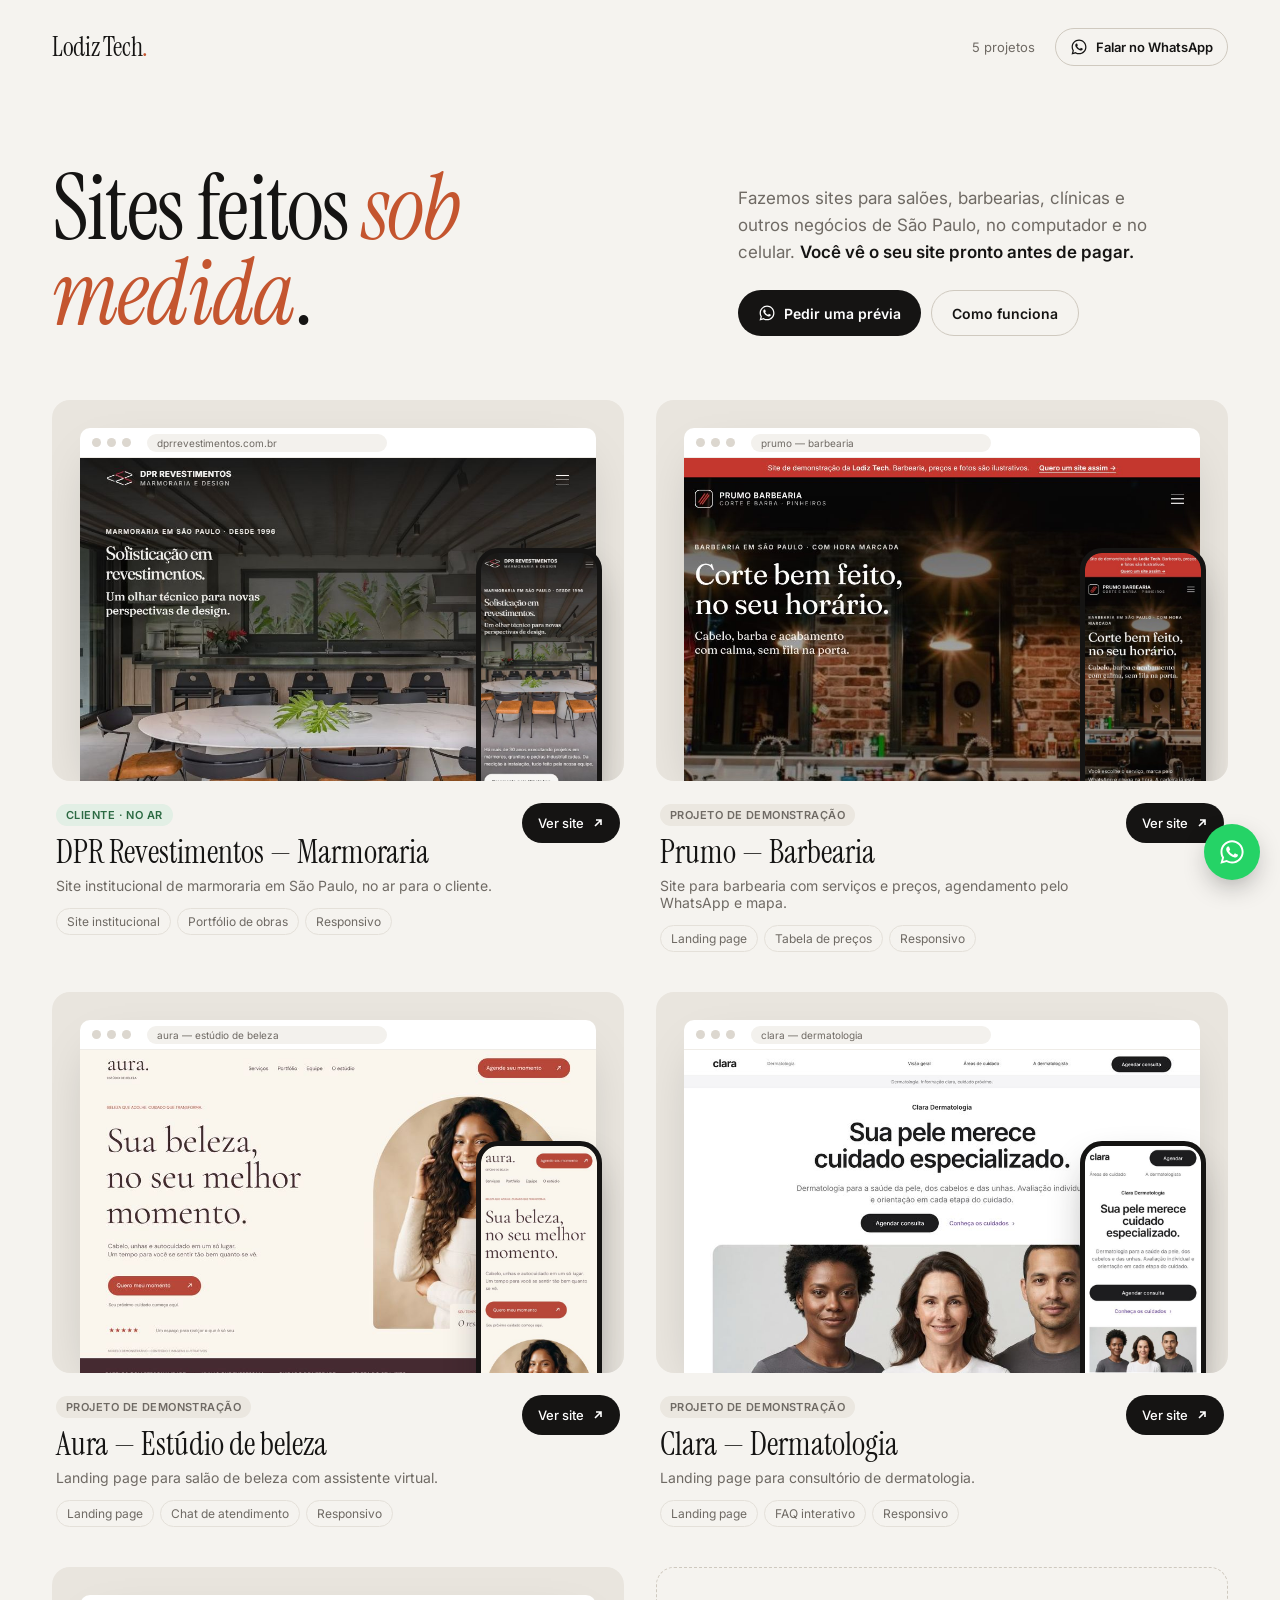
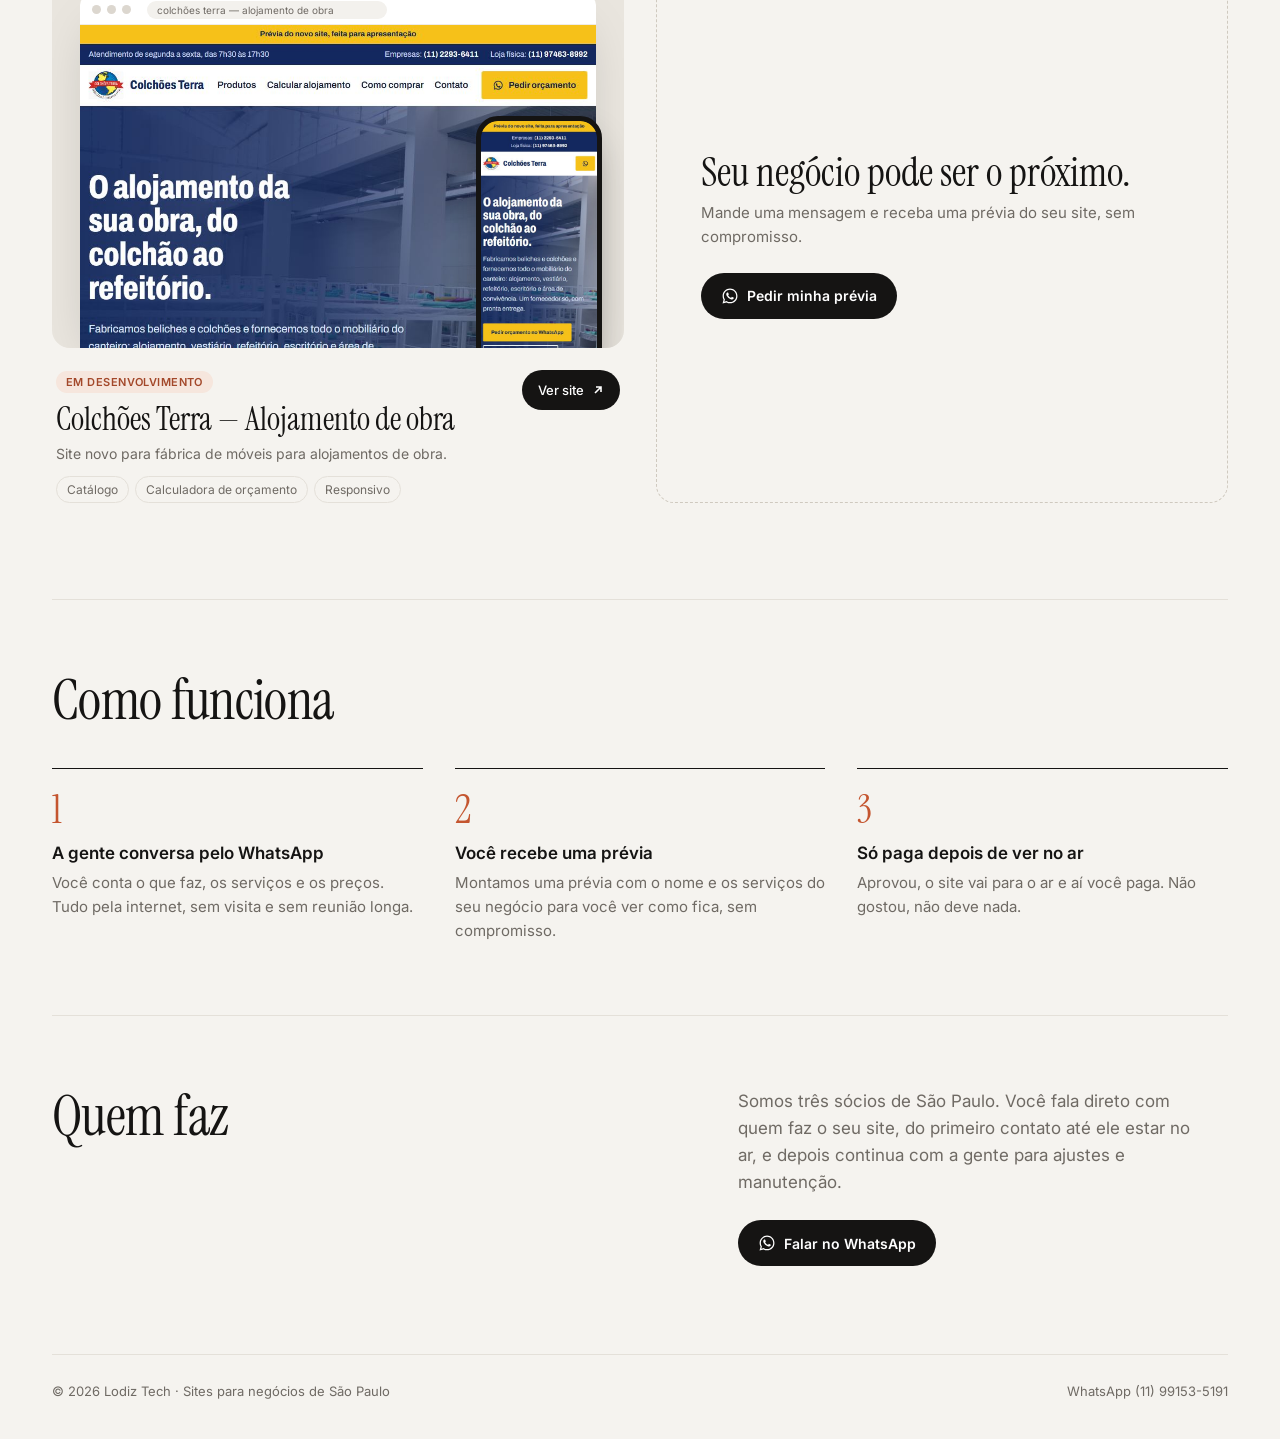
<file: index.html>
<!doctype html>
<html lang="pt-BR">
<head>
<meta charset="utf-8">
<meta name="viewport" content="width=device-width, initial-scale=1">
<title>Lodiz Tech · Sites sob medida para negócios de São Paulo</title>
<meta name="description" content="Sites para salões, barbearias, clínicas e outros negócios de São Paulo. Você recebe uma prévia e só paga depois de ver o site no ar.">
<meta name="theme-color" content="#f5f3ef">
<link rel="icon" href="assets/favicon.svg" type="image/svg+xml">

<!-- Prévia do link no WhatsApp e nas redes. Se o endereço do site mudar (domínio próprio), troque as duas URLs abaixo. -->
<meta property="og:type" content="website">
<meta property="og:locale" content="pt_BR">
<meta property="og:url" content="https://sites-project-brown.vercel.app/">
<meta property="og:title" content="Lodiz Tech · Sites feitos sob medida para negócios de São Paulo">
<meta property="og:description" content="Veja projetos para salões, barbearias e clínicas. Você recebe uma prévia e só paga depois de ver o site no ar.">
<meta property="og:image" content="https://sites-project-brown.vercel.app/assets/og.jpg">
<meta property="og:image:width" content="1200">
<meta property="og:image:height" content="630">
<meta property="og:image:alt" content="Sites feitos sob medida para negócios de São Paulo">
<meta name="twitter:card" content="summary_large_image">

<link rel="preconnect" href="https://fonts.googleapis.com">
<link rel="preconnect" href="https://fonts.gstatic.com" crossorigin>
<link href="https://fonts.googleapis.com/css2?family=Instrument+Serif:ital@0;1&family=Inter:wght@400;500;600&display=swap" rel="stylesheet">
<style>
  :root {
    --bg: #f5f3ef;
    --surface: #ffffff;
    --ink: #151413;
    --muted: #6f6a64;
    --line: #e4e0d9;
    --accent: #c4552f;
    --serif: "Instrument Serif", Georgia, serif;
    --sans: "Inter", system-ui, -apple-system, "Segoe UI", sans-serif;
  }
  *, *::before, *::after { box-sizing: border-box; }
  html { scroll-behavior: smooth; }
  body { margin: 0; background: var(--bg); color: var(--ink); font-family: var(--sans); -webkit-font-smoothing: antialiased; }
  a { color: inherit; text-decoration: none; }
  img { display: block; max-width: 100%; }
  .wrap { max-width: 1240px; margin: 0 auto; padding: 0 32px; }

  /* Topo */
  .top { display: flex; justify-content: space-between; align-items: center; gap: 16px; padding: 28px 0; }
  .brand { font-family: var(--serif); font-size: 26px; letter-spacing: -0.01em; }
  .brand span { color: var(--accent); }
  .top-right { display: flex; align-items: center; gap: 20px; }
  .count { font-size: 13px; color: var(--muted); }

  /* Botões */
  .btn { display: inline-flex; align-items: center; gap: 8px; height: 46px; padding: 0 20px; border-radius: 999px; font-size: 14px; font-weight: 600; transition: background .2s, color .2s, border-color .2s; }
  .btn svg { width: 18px; height: 18px; flex: none; }
  .btn-primary { background: var(--ink); color: #fff; }
  .btn-primary:hover, .btn-primary:focus-visible { background: var(--accent); }
  .btn-ghost { border: 1px solid #cfc9bf; color: var(--ink); }
  .btn-ghost:hover, .btn-ghost:focus-visible { border-color: var(--ink); }
  .btn-small { height: 38px; padding: 0 14px; font-size: 13px; }

  .intro { padding: 72px 0 64px; display: grid; grid-template-columns: 1.3fr 1fr; gap: 48px; align-items: end; }
  .intro h1 { font-family: var(--serif); font-weight: 400; font-size: clamp(48px, 7vw, 96px); line-height: .95; letter-spacing: -0.02em; margin: 0; }
  .intro h1 em { color: var(--accent); }
  .intro p { margin: 0; font-size: 17px; line-height: 1.6; color: var(--muted); max-width: 420px; }
  .intro p strong { color: var(--ink); font-weight: 600; }
  .actions { display: flex; flex-wrap: wrap; gap: 10px; margin-top: 24px; }

  /* Grade de projetos */
  .grid { display: grid; grid-template-columns: repeat(2, 1fr); gap: 40px 32px; padding-bottom: 96px; }
  .card { display: block; }
  .stage { position: relative; background: #e9e5de; border-radius: 18px; padding: 28px 28px 0; overflow: hidden; transition: background .3s; }
  .card:hover .stage { background: #e2ddd4; }

  .browser { background: var(--surface); border-radius: 10px 10px 0 0; box-shadow: 0 20px 50px -20px rgba(21, 20, 19, .25); overflow: hidden; }
  .bar { display: flex; align-items: center; gap: 6px; height: 30px; padding: 0 12px; border-bottom: 1px solid #efece7; }
  .bar i { width: 9px; height: 9px; border-radius: 50%; background: #dcd7cf; }
  .bar span { margin-left: 10px; flex: 1; max-width: 240px; height: 18px; border-radius: 9px; background: #f3f1ed; font-size: 10px; line-height: 18px; color: var(--muted); padding: 0 10px; white-space: nowrap; overflow: hidden; text-overflow: ellipsis; }
  .screen { aspect-ratio: 16 / 10; overflow: hidden; }
  .screen img { width: 100%; height: 100%; object-fit: cover; object-position: 50% 0; transition: object-position 7s cubic-bezier(.45, 0, .55, 1); }
  .card:hover .screen img, .card:focus-visible .screen img { object-position: 50% 100%; }

  .phone { position: absolute; right: 22px; bottom: -40px; width: 22%; aspect-ratio: 390 / 844; border-radius: 22px; border: 5px solid #151413; background: #151413; overflow: hidden; box-shadow: 0 18px 40px -12px rgba(21, 20, 19, .45); transition: transform .5s cubic-bezier(.2, .8, .2, 1); }
  .phone img { width: 100%; height: 100%; object-fit: cover; object-position: top; border-radius: 16px; }
  .card:hover .phone { transform: translateY(-28px); }

  .meta { display: flex; justify-content: space-between; align-items: flex-start; gap: 16px; padding: 22px 4px 0; }
  .meta h2 { font-family: var(--serif); font-weight: 400; font-size: 32px; line-height: 1.05; margin: 0; }
  .meta p { margin: 8px 0 0; font-size: 14px; color: var(--muted); }
  .tags { display: flex; flex-wrap: wrap; gap: 6px; margin-top: 14px; }
  .tags span { font-size: 12px; padding: 5px 10px; border: 1px solid var(--line); border-radius: 999px; color: var(--muted); }
  .go { flex: none; display: inline-flex; align-items: center; gap: 8px; height: 40px; padding: 0 16px; border-radius: 999px; background: var(--ink); color: #fff; font-size: 13px; font-weight: 500; transition: background .2s, transform .2s; }
  .card:hover .go { background: var(--accent); transform: translateX(2px); }
  .go svg { width: 12px; height: 12px; }

  /* Etiqueta que diz se o projeto é de cliente, demonstração ou em desenvolvimento */
  .badge { display: inline-block; margin-bottom: 10px; padding: 4px 10px; border-radius: 999px; font-size: 11px; font-weight: 600; letter-spacing: .04em; text-transform: uppercase; }
  .badge-real { background: #e2efe5; color: #2c6a43; }
  .badge-demo { background: #ebe7e0; color: #6f6a64; }
  .badge-prop { background: #f6e6dd; color: #a3482a; }

  /* Card de convite no fim da grade */
  .next { display: flex; flex-direction: column; }
  .next .stage { flex: 1; display: flex; flex-direction: column; justify-content: center; align-items: flex-start; gap: 24px; padding: 44px; background: transparent; border: 1.5px dashed #cfc9bf; }
  /* Com número par de projetos, o convite fica sozinho na última linha: ocupa a largura toda, em linha */
  .grid > .next:nth-child(odd) { grid-column: 1 / -1; }
  .grid > .next:nth-child(odd) .stage { flex-direction: row; align-items: center; justify-content: space-between; padding: 40px 44px; }
  .next strong { display: block; font-family: var(--serif); font-weight: 400; font-size: 40px; line-height: 1.05; color: var(--ink); margin-bottom: 8px; }
  .next p { margin: 0; font-size: 15px; line-height: 1.6; color: var(--muted); }
  .next .btn { flex: none; }

  /* Depoimento do cliente */
  .quote { border-top: 1px solid var(--line); padding: 72px 0; margin: 0; }
  .quote blockquote { margin: 0; max-width: 920px; }
  .quote p { margin: 0; font-family: var(--serif); font-size: clamp(30px, 3.6vw, 46px); line-height: 1.15; letter-spacing: -0.01em; }
  .quote figcaption { margin-top: 24px; font-size: 14px; color: var(--muted); }
  .quote figcaption strong { color: var(--ink); font-weight: 600; }

  /* Como funciona */
  .how { border-top: 1px solid var(--line); padding: 72px 0; }
  .how h2, .who h2 { font-family: var(--serif); font-weight: 400; font-size: clamp(36px, 4.5vw, 56px); line-height: 1; letter-spacing: -0.01em; margin: 0 0 40px; }
  .steps { display: grid; grid-template-columns: repeat(3, 1fr); gap: 32px; margin: 0; padding: 0; list-style: none; }
  .steps li { border-top: 1px solid var(--ink); padding-top: 20px; }
  .steps .n { display: block; font-family: var(--serif); font-size: 40px; line-height: 1; color: var(--accent); margin-bottom: 14px; }
  .steps h3 { margin: 0 0 8px; font-size: 17px; font-weight: 600; }
  .steps p { margin: 0; font-size: 15px; line-height: 1.6; color: var(--muted); }

  /* Quem faz */
  .who { border-top: 1px solid var(--line); padding: 72px 0 88px; display: grid; grid-template-columns: 1.3fr 1fr; gap: 48px; align-items: start; }
  .who h2 { margin-bottom: 0; }
  .who p { margin: 0 0 24px; font-size: 17px; line-height: 1.6; color: var(--muted); max-width: 460px; }

  footer { border-top: 1px solid var(--line); padding: 28px 0 40px; display: flex; flex-wrap: wrap; justify-content: space-between; gap: 12px 24px; font-size: 13px; color: var(--muted); }
  footer nav { display: flex; flex-wrap: wrap; gap: 8px 24px; }
  footer a:hover { color: var(--ink); }

  /* Botão de WhatsApp fixo no canto */
  .whats-float { position: fixed; right: 20px; bottom: 20px; z-index: 10; width: 56px; height: 56px; border-radius: 50%; display: grid; place-items: center; background: #25d366; color: #fff; box-shadow: 0 10px 28px -8px rgba(21, 20, 19, .45); transition: transform .2s; }
  .whats-float:hover, .whats-float:focus-visible { transform: scale(1.06); }
  .whats-float svg { width: 28px; height: 28px; }

  :focus-visible { outline: 2px solid var(--accent); outline-offset: 3px; }

  @media (max-width: 860px) {
    .wrap { padding: 0 20px; }
    .count { display: none; }
    .intro { grid-template-columns: 1fr; gap: 20px; padding: 40px 0 40px; }
    .grid { grid-template-columns: 1fr; gap: 48px; }
    .stage { padding: 18px 18px 0; border-radius: 14px; }
    .phone { right: 14px; width: 26%; border-width: 4px; border-radius: 16px; }
    .phone img { border-radius: 12px; }
    .meta h2 { font-size: 28px; }
    .next .stage, .grid > .next:nth-child(odd) .stage { flex-direction: column; align-items: flex-start; padding: 28px 24px; }
    .next strong { font-size: 34px; }
    .how, .who, .quote { padding: 56px 0; }
    .steps { grid-template-columns: 1fr; gap: 28px; }
    .who { grid-template-columns: 1fr; gap: 20px; }
    footer { padding-bottom: 96px; }
  }
  @media (hover: none) {
    .screen img { animation: peek 14s ease-in-out infinite alternate; }
  }
  @keyframes peek { 0%, 15% { object-position: 50% 0; } 85%, 100% { object-position: 50% 100%; } }
  @media (prefers-reduced-motion: reduce) {
    html { scroll-behavior: auto; }
    .screen img, .phone, .whats-float { transition: none; animation: none; }
  }
</style>
</head>
<body>
<!--
  WhatsApp Business: 5511991535191 (6 links wa.me e o número no rodapé).
  Para trocar de número, troque em todos esses lugares.
-->
<svg width="0" height="0" style="position:absolute" aria-hidden="true">
  <symbol id="i-whats" viewBox="0 0 24 24"><path fill="currentColor" d="M12.04 2C6.58 2 2.13 6.45 2.13 11.91c0 1.75.46 3.45 1.32 4.95L2.05 22l5.25-1.38a9.9 9.9 0 0 0 4.74 1.21c5.46 0 9.91-4.45 9.91-9.91C21.95 6.45 17.5 2 12.04 2Zm0 18.15c-1.48 0-2.93-.4-4.2-1.15l-.3-.18-3.12.82.83-3.04-.2-.31a8.24 8.24 0 0 1-1.26-4.38c0-4.54 3.7-8.24 8.25-8.24 4.54 0 8.24 3.7 8.24 8.24 0 4.55-3.7 8.24-8.24 8.24Zm4.52-6.16c-.25-.12-1.47-.72-1.69-.81-.23-.08-.39-.12-.56.12-.16.25-.64.81-.78.97-.14.17-.29.19-.54.06-.25-.12-1.05-.39-1.99-1.23-.74-.66-1.23-1.47-1.38-1.72-.14-.25-.02-.38.11-.51.11-.11.25-.29.37-.43.13-.15.17-.25.25-.42.08-.16.04-.31-.02-.43-.06-.12-.56-1.34-.76-1.84-.2-.48-.41-.42-.56-.43h-.48c-.17 0-.43.06-.66.31-.22.25-.86.85-.86 2.06 0 1.22.89 2.39 1.01 2.56.12.16 1.75 2.67 4.23 3.74.59.26 1.05.41 1.41.52.59.19 1.13.16 1.56.1.48-.07 1.47-.6 1.67-1.18.21-.58.21-1.07.14-1.18-.06-.1-.22-.16-.47-.28Z"/></symbol>
</svg>

<div class="wrap">
  <header class="top">
    <div class="brand">Lodiz Tech<span>.</span></div>
    <div class="top-right">
      <div class="count">5 projetos</div>
      <a class="btn btn-ghost btn-small" href="https://wa.me/5511991535191?text=Oi!%20Vi%20o%20portf%C3%B3lio%20de%20voc%C3%AAs%20e%20quero%20saber%20mais%20sobre%20um%20site." target="_blank" rel="noopener"><svg aria-hidden="true"><use href="#i-whats"/></svg>Falar no WhatsApp</a>
    </div>
  </header>

  <section class="intro">
    <h1>Sites feitos <em>sob medida</em>.</h1>
    <div>
      <p>Fazemos sites para salões, barbearias, clínicas e outros negócios de São Paulo, no computador e no celular. <strong>Você vê o seu site pronto antes de pagar.</strong></p>
      <div class="actions">
        <a class="btn btn-primary" href="https://wa.me/5511991535191?text=Oi!%20Vi%20o%20portf%C3%B3lio%20de%20voc%C3%AAs%20e%20quero%20saber%20mais%20sobre%20um%20site." target="_blank" rel="noopener"><svg aria-hidden="true"><use href="#i-whats"/></svg>Pedir uma prévia</a>
        <a class="btn btn-ghost" href="#como-funciona">Como funciona</a>
      </div>
    </div>
  </section>

  <main class="grid">
    <!-- Para adicionar um site: copie um <a class="card">, troque link, imagens, textos e a etiqueta (badge-real = cliente no ar, badge-demo = demonstração, badge-prop = em desenvolvimento) e atualize o contador de projetos. -->

    <!-- Site de cliente publicado em outro endereço: o card abre o site real numa nova aba -->
    <a class="card" href="https://www.dprrevestimentos.com.br/" target="_blank" rel="noopener" aria-label="Abrir o site DPR Revestimentos — Marmoraria, site de cliente no ar (abre em nova aba)">
      <div class="stage">
        <div class="browser">
          <div class="bar"><i></i><i></i><i></i><span>dprrevestimentos.com.br</span></div>
          <div class="screen"><img src="assets/previews/dpr-desktop.jpg" alt="Página do site DPR Revestimentos no computador" loading="lazy"></div>
        </div>
        <div class="phone"><img src="assets/previews/dpr-mobile.jpg" alt="Site DPR Revestimentos no celular" loading="lazy"></div>
      </div>
      <div class="meta">
        <div>
          <span class="badge badge-real">Cliente · no ar</span>
          <h2>DPR Revestimentos — Marmoraria</h2>
          <p>Site institucional de marmoraria em São Paulo, no ar para o cliente.</p>
          <div class="tags"><span>Site institucional</span><span>Portfólio de obras</span><span>Responsivo</span></div>
        </div>
        <span class="go">Ver site <svg viewBox="0 0 12 12" fill="none" stroke="currentColor" stroke-width="1.6"><path d="M3 9 9 3M4 3h5v5"/></svg></span>
      </div>
    </a>

    <a class="card" href="barbearia/" aria-label="Abrir o site Prumo Barbearia, projeto de demonstração">
      <div class="stage">
        <div class="browser">
          <div class="bar"><i></i><i></i><i></i><span>prumo — barbearia</span></div>
          <div class="screen"><img src="assets/previews/barbearia-desktop.jpg" alt="Página do site Prumo Barbearia no computador" loading="lazy"></div>
        </div>
        <div class="phone"><img src="assets/previews/barbearia-mobile.jpg" alt="Site Prumo Barbearia no celular" loading="lazy"></div>
      </div>
      <div class="meta">
        <div>
          <span class="badge badge-demo">Projeto de demonstração</span>
          <h2>Prumo — Barbearia</h2>
          <p>Site para barbearia com serviços e preços, agendamento pelo WhatsApp e mapa.</p>
          <div class="tags"><span>Landing page</span><span>Tabela de preços</span><span>Responsivo</span></div>
        </div>
        <span class="go">Ver site <svg viewBox="0 0 12 12" fill="none" stroke="currentColor" stroke-width="1.6"><path d="M3 9 9 3M4 3h5v5"/></svg></span>
      </div>
    </a>

    <a class="card" href="aura/" aria-label="Abrir o site Aura — Estúdio de beleza, projeto de demonstração">
      <div class="stage">
        <div class="browser">
          <div class="bar"><i></i><i></i><i></i><span>aura — estúdio de beleza</span></div>
          <div class="screen"><img src="assets/previews/aura-desktop.jpg" alt="Página do site Aura no computador" loading="lazy"></div>
        </div>
        <div class="phone"><img src="assets/previews/aura-mobile.jpg" alt="Site Aura no celular" loading="lazy"></div>
      </div>
      <div class="meta">
        <div>
          <span class="badge badge-demo">Projeto de demonstração</span>
          <h2>Aura — Estúdio de beleza</h2>
          <p>Landing page para salão de beleza com assistente virtual.</p>
          <div class="tags"><span>Landing page</span><span>Chat de atendimento</span><span>Responsivo</span></div>
        </div>
        <span class="go">Ver site <svg viewBox="0 0 12 12" fill="none" stroke="currentColor" stroke-width="1.6"><path d="M3 9 9 3M4 3h5v5"/></svg></span>
      </div>
    </a>

    <a class="card" href="clara/" aria-label="Abrir o site Clara — Dermatologia, projeto de demonstração">
      <div class="stage">
        <div class="browser">
          <div class="bar"><i></i><i></i><i></i><span>clara — dermatologia</span></div>
          <div class="screen"><img src="assets/previews/clara-desktop.jpg" alt="Página do site Clara no computador" loading="lazy"></div>
        </div>
        <div class="phone"><img src="assets/previews/clara-mobile.jpg" alt="Site Clara no celular" loading="lazy"></div>
      </div>
      <div class="meta">
        <div>
          <span class="badge badge-demo">Projeto de demonstração</span>
          <h2>Clara — Dermatologia</h2>
          <p>Landing page para consultório de dermatologia.</p>
          <div class="tags"><span>Landing page</span><span>FAQ interativo</span><span>Responsivo</span></div>
        </div>
        <span class="go">Ver site <svg viewBox="0 0 12 12" fill="none" stroke="currentColor" stroke-width="1.6"><path d="M3 9 9 3M4 3h5v5"/></svg></span>
      </div>
    </a>

    <a class="card" href="colchoes-terra/" aria-label="Abrir o site Colchões Terra — Alojamento de obra, em desenvolvimento">
      <div class="stage">
        <div class="browser">
          <div class="bar"><i></i><i></i><i></i><span>colchões terra — alojamento de obra</span></div>
          <div class="screen"><img src="assets/previews/colchoes-terra-desktop.jpg" alt="Página do site Colchões Terra no computador" loading="lazy"></div>
        </div>
        <div class="phone"><img src="assets/previews/colchoes-terra-mobile.jpg" alt="Site Colchões Terra no celular" loading="lazy"></div>
      </div>
      <div class="meta">
        <div>
          <span class="badge badge-prop">Em desenvolvimento</span>
          <h2>Colchões Terra — Alojamento de obra</h2>
          <p>Site novo para fábrica de móveis para alojamentos de obra.</p>
          <div class="tags"><span>Catálogo</span><span>Calculadora de orçamento</span><span>Responsivo</span></div>
        </div>
        <span class="go">Ver site <svg viewBox="0 0 12 12" fill="none" stroke="currentColor" stroke-width="1.6"><path d="M3 9 9 3M4 3h5v5"/></svg></span>
      </div>
    </a>

    <div class="next">
      <div class="stage">
        <div>
          <strong>Seu negócio pode ser o próximo.</strong>
          <p>Mande uma mensagem e receba uma prévia do seu site, sem compromisso.</p>
        </div>
        <a class="btn btn-primary" href="https://wa.me/5511991535191?text=Oi!%20Quero%20uma%20pr%C3%A9via%20do%20site%20do%20meu%20neg%C3%B3cio." target="_blank" rel="noopener"><svg aria-hidden="true"><use href="#i-whats"/></svg>Pedir minha prévia</a>
      </div>
    </div>
  </main>

  <!-- Depoimento do cliente: desligado até ter o texto real, com as palavras dele e aprovado por ele.
       Para ligar: tire as marcas de comentário em volta do <figure> e troque DEPOIMENTO_AQUI e NOME_AQUI.
  <figure class="quote">
    <blockquote>
      <p>“DEPOIMENTO_AQUI”</p>
    </blockquote>
    <figcaption><strong>NOME_AQUI</strong> · DPR Revestimentos</figcaption>
  </figure>
  -->

  <section class="how" id="como-funciona">
    <h2>Como funciona</h2>
    <ol class="steps">
      <li>
        <span class="n">1</span>
        <h3>A gente conversa pelo WhatsApp</h3>
        <p>Você conta o que faz, os serviços e os preços. Tudo pela internet, sem visita e sem reunião longa.</p>
      </li>
      <li>
        <span class="n">2</span>
        <h3>Você recebe uma prévia</h3>
        <p>Montamos uma prévia com o nome e os serviços do seu negócio para você ver como fica, sem compromisso.</p>
      </li>
      <li>
        <span class="n">3</span>
        <h3>Só paga depois de ver no ar</h3>
        <p>Aprovou, o site vai para o ar e aí você paga. Não gostou, não deve nada.</p>
      </li>
    </ol>
  </section>

  <section class="who">
    <h2>Quem faz</h2>
    <div>
      <p>Somos três sócios de São Paulo. Você fala direto com quem faz o seu site, do primeiro contato até ele estar no ar, e depois continua com a gente para ajustes e manutenção.</p>
      <a class="btn btn-primary" href="https://wa.me/5511991535191?text=Oi!%20Vi%20o%20portf%C3%B3lio%20de%20voc%C3%AAs%20e%20quero%20saber%20mais%20sobre%20um%20site." target="_blank" rel="noopener"><svg aria-hidden="true"><use href="#i-whats"/></svg>Falar no WhatsApp</a>
    </div>
  </section>

  <footer>
    <span>© 2026 Lodiz Tech · Sites para negócios de São Paulo</span>
    <nav aria-label="Contato">
      <a href="https://wa.me/5511991535191" target="_blank" rel="noopener">WhatsApp (11) 99153-5191</a>
      <!-- Para pôr e-mail de contato: <a href="mailto:EMAIL">EMAIL</a> -->
    </nav>
  </footer>
</div>

<a class="whats-float" href="https://wa.me/5511991535191?text=Oi!%20Vi%20o%20portf%C3%B3lio%20de%20voc%C3%AAs%20e%20quero%20saber%20mais%20sobre%20um%20site." target="_blank" rel="noopener" aria-label="Falar no WhatsApp"><svg aria-hidden="true"><use href="#i-whats"/></svg></a>
</body>
</html>
</file>
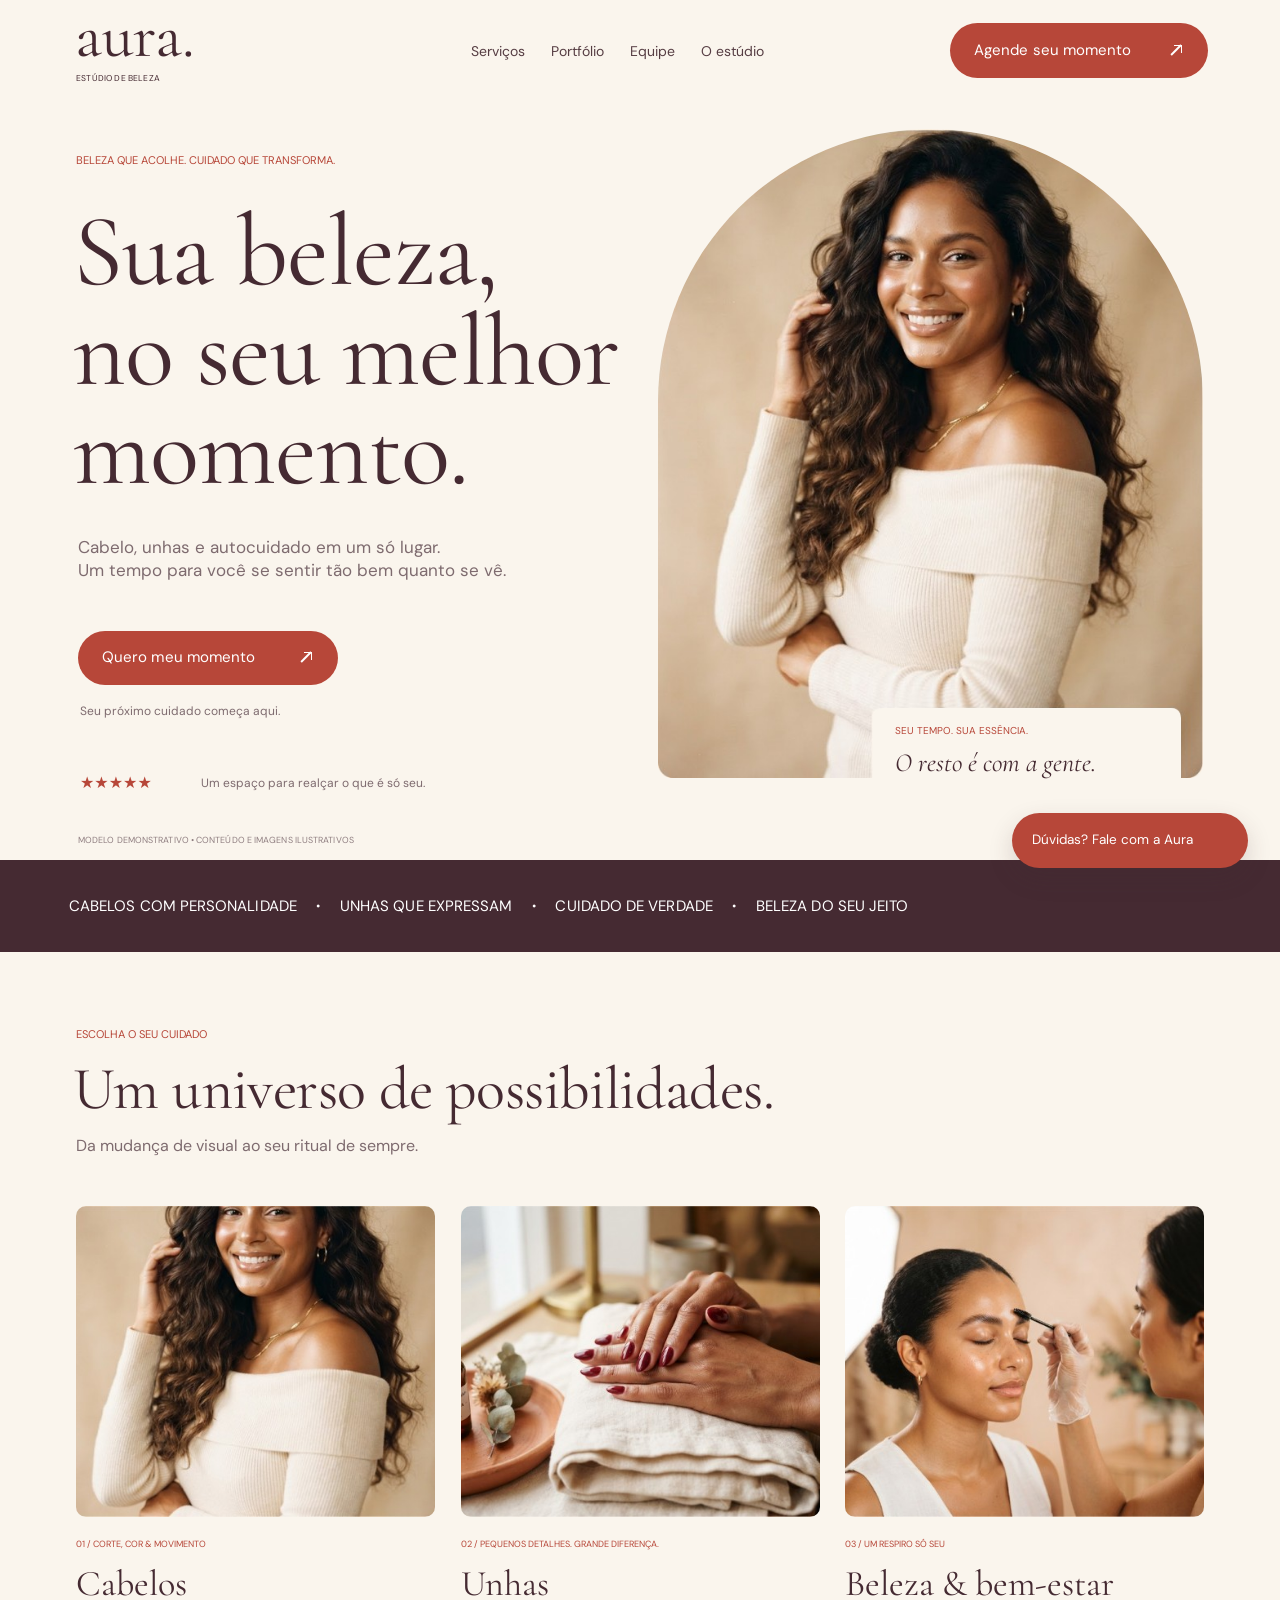
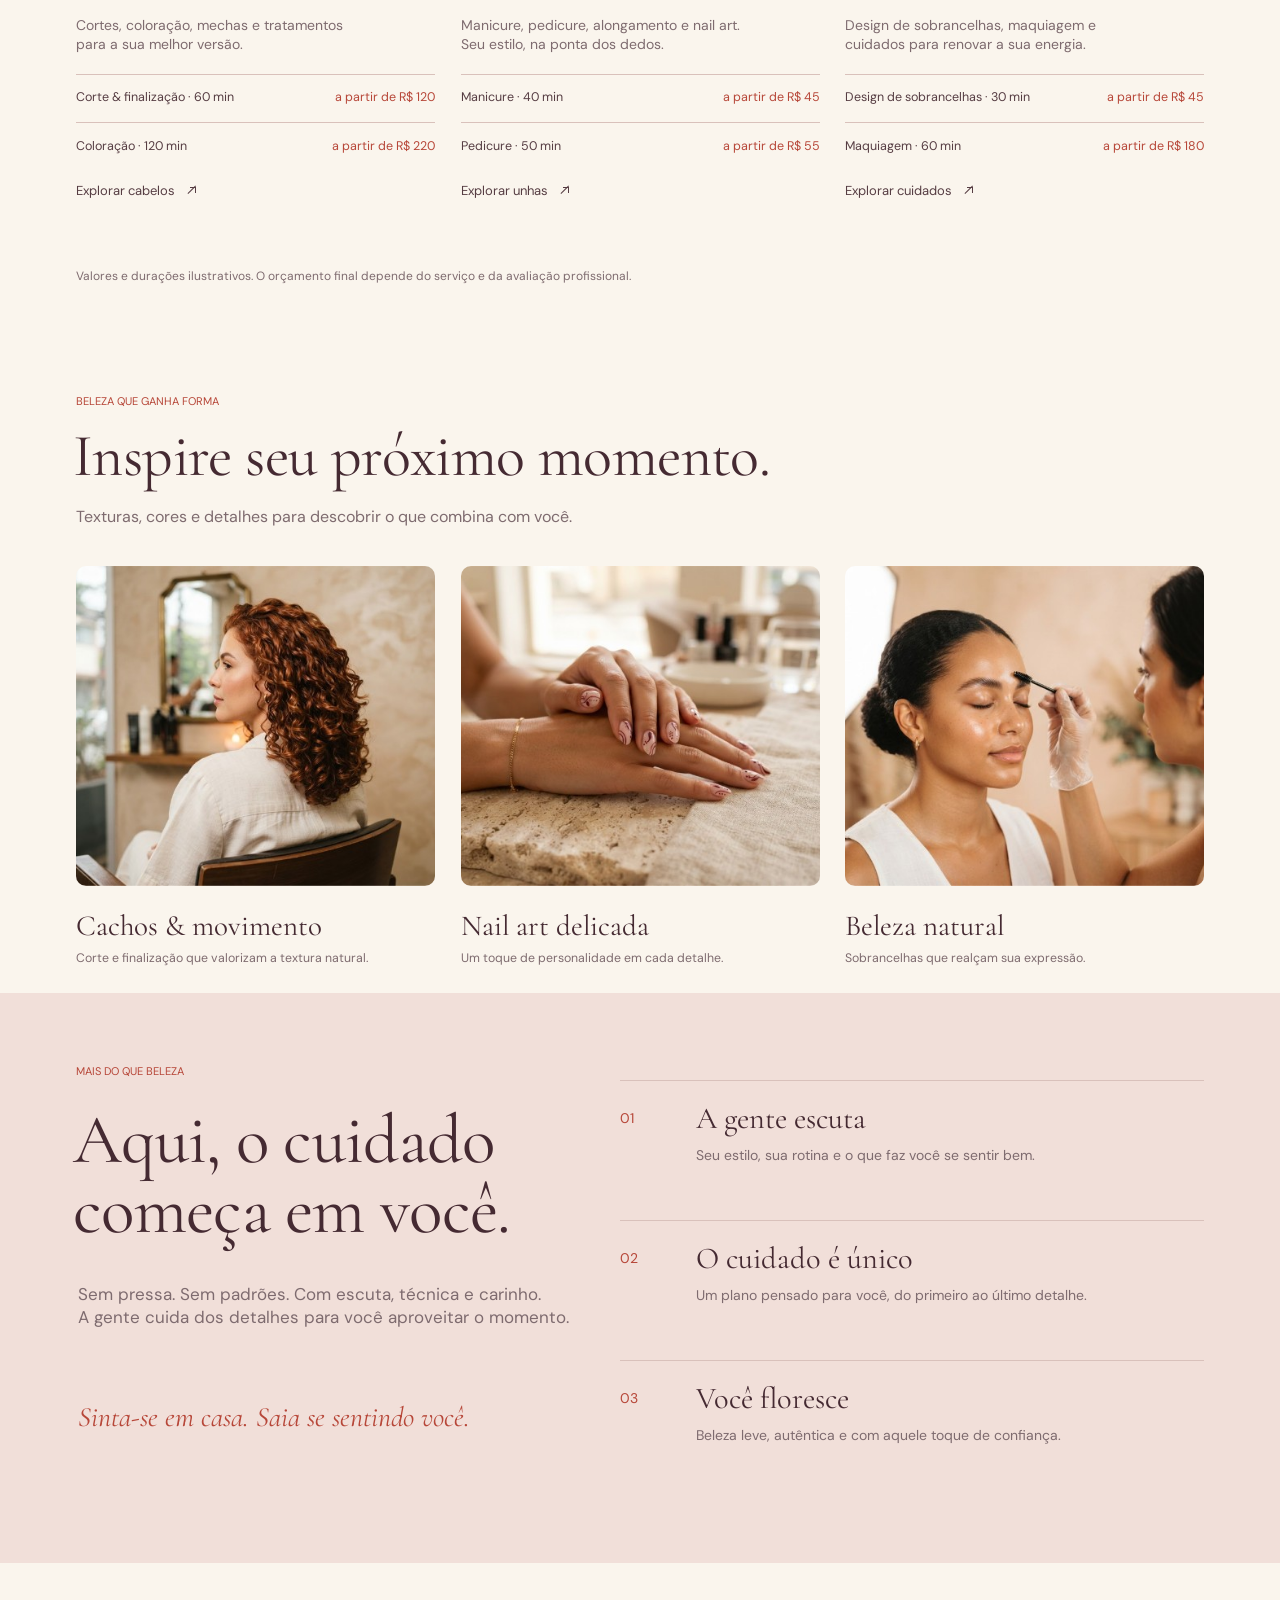
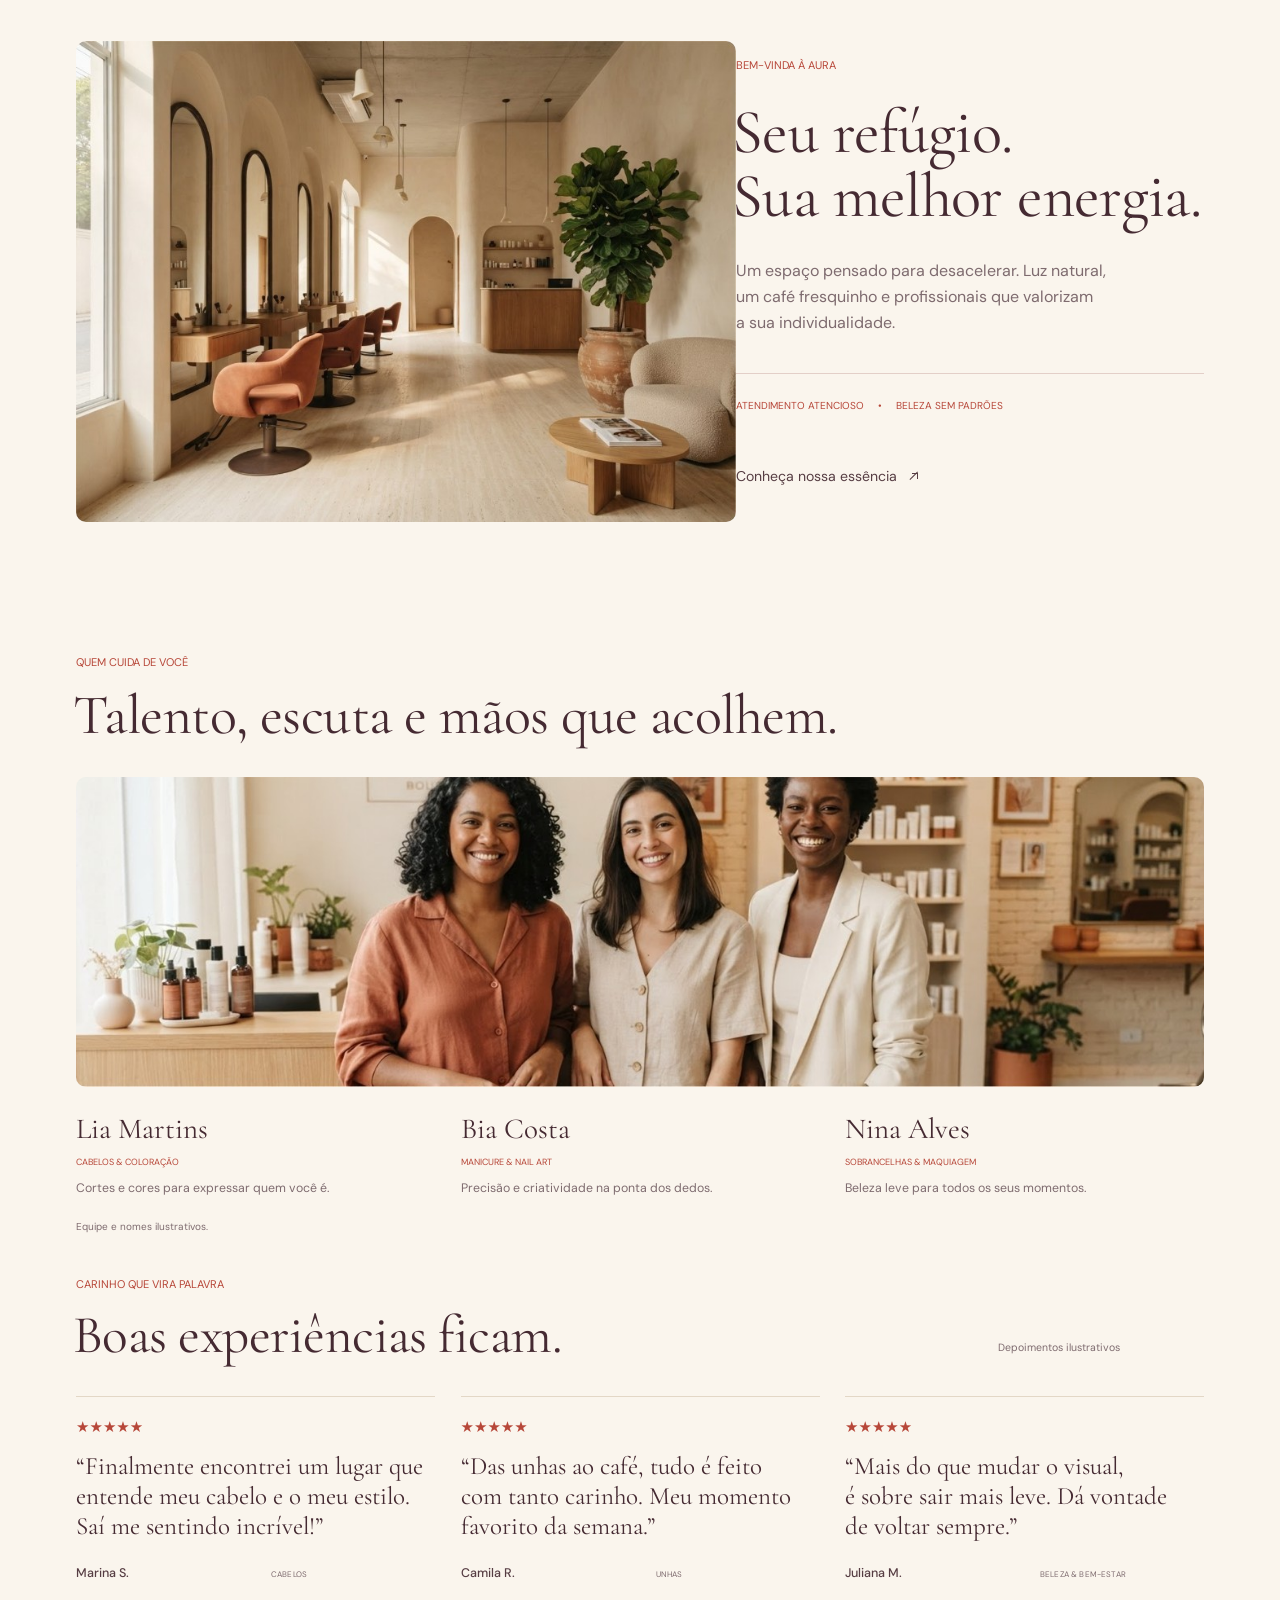
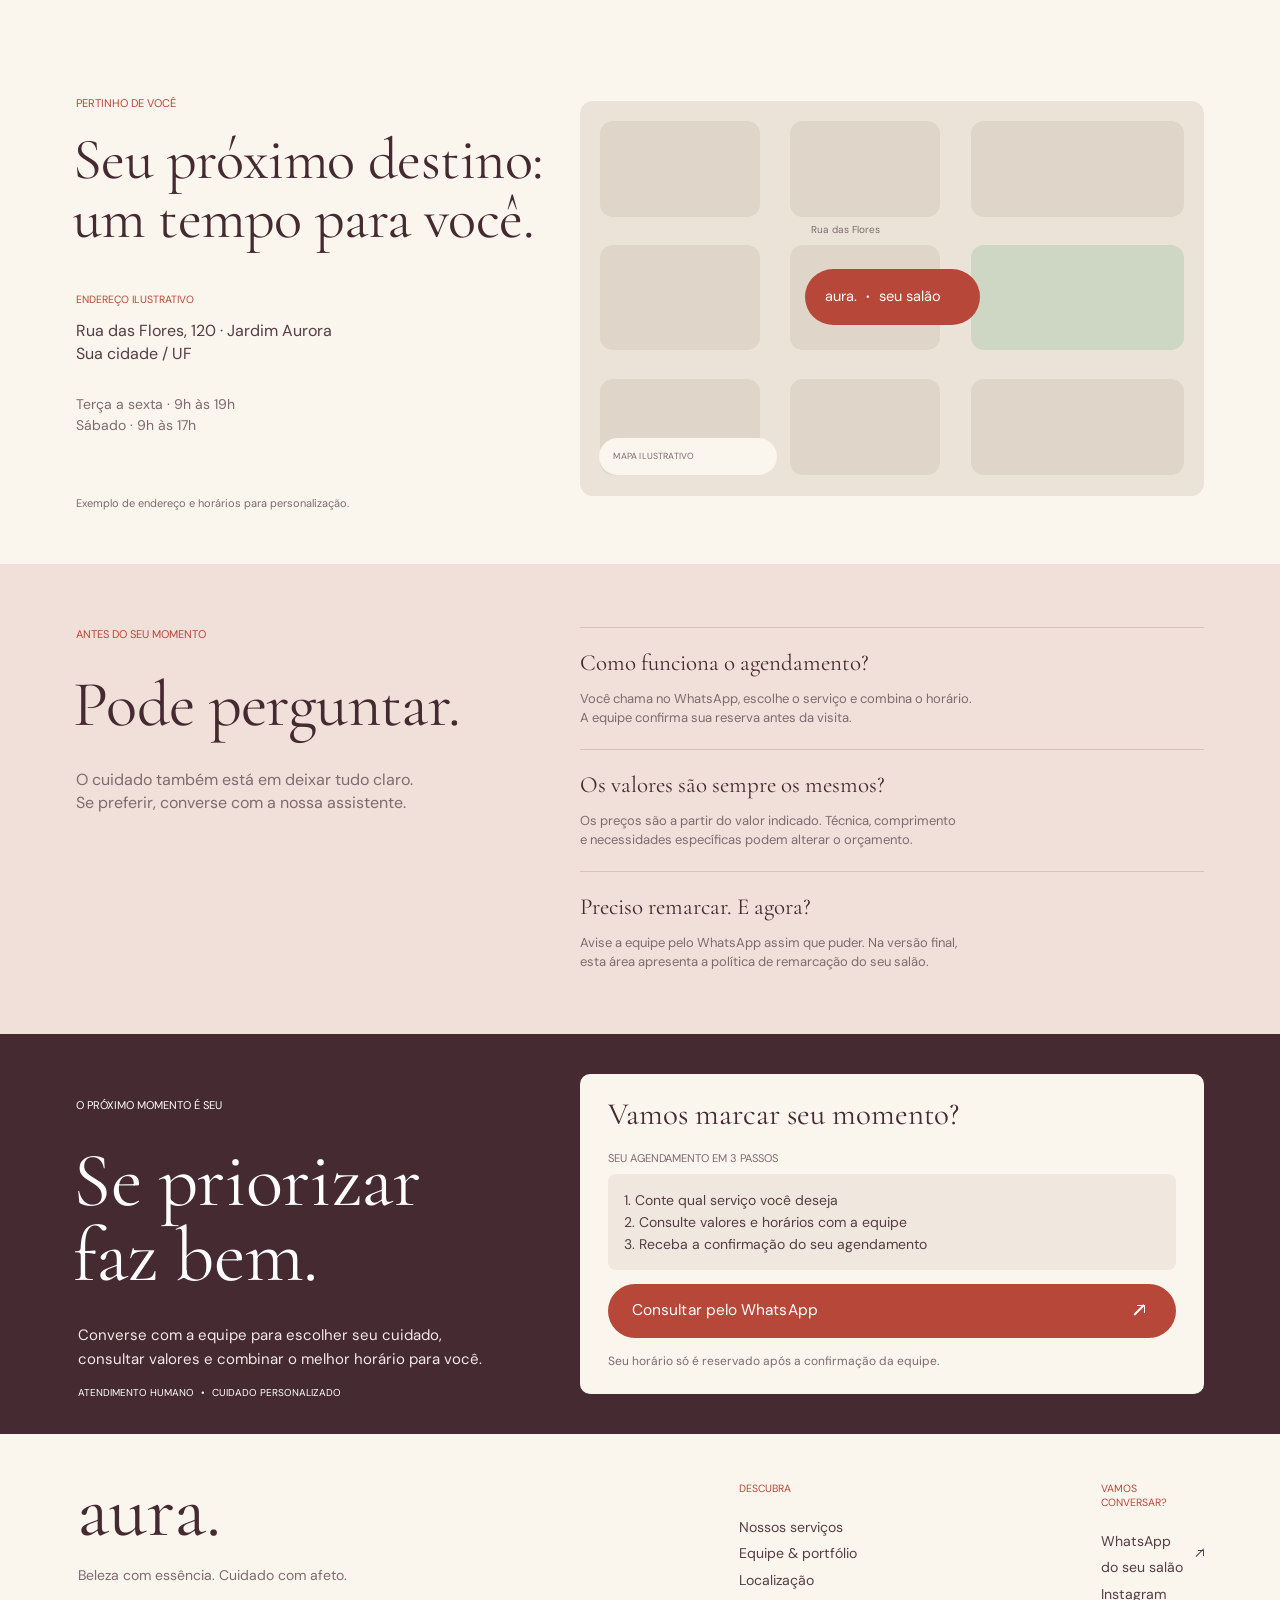
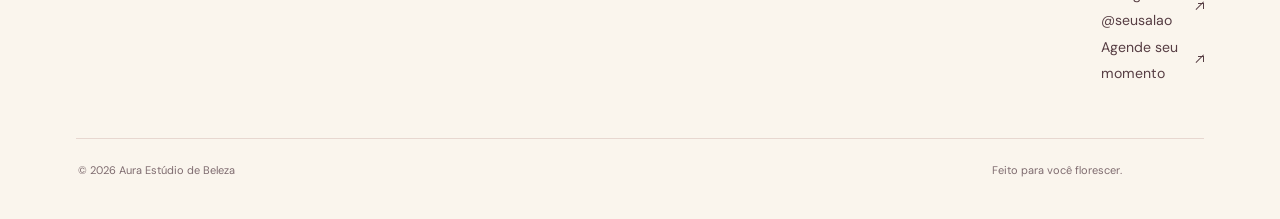
<file: aura/index.html>
<!doctype html>
<html lang="pt-BR">
<head>
<meta charset="utf-8">
<meta name="viewport" content="width=device-width, initial-scale=1">
<title>Aura — Estúdio de beleza</title>
<meta name="description" content="Cabelo, unhas e autocuidado em um só lugar. Um tempo para você se sentir tão bem quanto se vê.">
<script>if(!/\/$|\.html$/.test(location.pathname))location.replace(location.pathname+"/"+location.search+location.hash)</script>
<link rel="preconnect" href="https://fonts.googleapis.com">
<link rel="preconnect" href="https://fonts.gstatic.com" crossorigin>
<link href="https://fonts.googleapis.com/css2?family=Cormorant+Garamond:ital,wght@0,400;0,500;1,400&family=DM+Sans:opsz,wght@9..40,400;9..40,500&display=swap" rel="stylesheet">
<link rel="stylesheet" href="styles.css">
</head>
<body>

<!-- Navegação -->
<header class="nav container">
  <a href="#" class="logo" aria-label="Aura, estúdio de beleza">
    <span class="logo-word">aura.</span>
    <span class="logo-sub">ESTÚDIO DE BELEZA</span>
  </a>
  <nav class="nav-links" aria-label="Principal">
    <a href="#servicos">Serviços</a>
    <a href="#portfolio">Portfólio</a>
    <a href="#equipe">Equipe</a>
    <a href="#estudio">O estúdio</a>
  </nav>
  <a href="#agendamento" class="btn btn-nav">Agende seu momento <i class="arr" aria-hidden="true"></i></a>
</header>

<main>
<!-- Hero -->
<section class="hero container">
  <div class="hero-text">
    <p class="eyebrow">BELEZA QUE ACOLHE. CUIDADO QUE TRANSFORMA.</p>
    <h1 class="hero-title">Sua beleza,<br>no seu melhor<br>momento.</h1>
    <p class="hero-lead">Cabelo, unhas e autocuidado em um só lugar.<br> Um tempo para você se sentir tão bem quanto se vê.</p>
    <a href="#agendamento" class="btn btn-hero">Quero meu momento <i class="arr" aria-hidden="true"></i></a>
    <p class="hero-note">Seu próximo cuidado começa aqui.</p>
    <div class="hero-rating"><span class="stars" aria-label="5 estrelas">★★★★★</span><span>Um espaço para realçar o que é só seu.</span></div>
    <p class="disclaimer">MODELO DEMONSTRATIVO • CONTEÚDO E IMAGENS ILUSTRATIVOS</p>
  </div>
  <figure class="hero-media">
    <img src="assets/hero.jpg" alt="Mulher sorrindo com cabelos longos e ondulados" width="669" height="796">
    <figcaption class="hero-card">
      <span class="eyebrow">SEU TEMPO. SUA ESSÊNCIA.</span>
      <em>O resto é com a gente.</em>
    </figcaption>
  </figure>
</section>

<!-- Manifesto (faixa) -->
<div class="marquee" aria-label="Cabelos com personalidade, unhas que expressam, cuidado de verdade, beleza do seu jeito">
  <div class="marquee-track" aria-hidden="true">
    <span>CABELOS COM PERSONALIDADE</span><b>•</b><span>UNHAS QUE EXPRESSAM</span><b>•</b><span>CUIDADO DE VERDADE</span><b>•</b><span>BELEZA DO SEU JEITO</span>
  </div>
</div>

<!-- Serviços -->
<section id="servicos" class="services container">
  <p class="eyebrow">ESCOLHA O SEU CUIDADO</p>
  <h2 class="h2">Um universo de possibilidades.</h2>
  <p class="sub">Da mudança de visual ao seu ritual de sempre.</p>
  <div class="grid3 service-grid">
    <article class="service">
      <img src="assets/cabelos.jpg" alt="Cliente com cabelos ondulados" loading="lazy">
      <p class="eyebrow small">01 / CORTE, COR &amp; MOVIMENTO</p>
      <h3>Cabelos</h3>
      <p class="desc">Cortes, coloração, mechas e tratamentos<br>para a sua melhor versão.</p>
      <ul class="prices">
        <li><span>Corte &amp; finalização · 60 min</span><span>a partir de R$ 120</span></li>
        <li><span>Coloração · 120 min</span><span>a partir de R$ 220</span></li>
      </ul>
      <a href="#agendamento" class="link">Explorar cabelos <i class="arr" aria-hidden="true"></i></a>
    </article>
    <article class="service">
      <img src="assets/unhas.jpg" alt="Mãos com esmalte vermelho sobre toalha" loading="lazy">
      <p class="eyebrow small">02 / PEQUENOS DETALHES. GRANDE DIFERENÇA.</p>
      <h3>Unhas</h3>
      <p class="desc">Manicure, pedicure, alongamento e nail art.<br>Seu estilo, na ponta dos dedos.</p>
      <ul class="prices">
        <li><span>Manicure · 40 min</span><span>a partir de R$ 45</span></li>
        <li><span>Pedicure · 50 min</span><span>a partir de R$ 55</span></li>
      </ul>
      <a href="#agendamento" class="link">Explorar unhas <i class="arr" aria-hidden="true"></i></a>
    </article>
    <article class="service">
      <img src="assets/beleza.jpg" alt="Design de sobrancelhas" loading="lazy">
      <p class="eyebrow small">03 / UM RESPIRO SÓ SEU</p>
      <h3>Beleza &amp; bem-estar</h3>
      <p class="desc">Design de sobrancelhas, maquiagem e<br>cuidados para renovar a sua energia.</p>
      <ul class="prices">
        <li><span>Design de sobrancelhas · 30 min</span><span>a partir de R$ 45</span></li>
        <li><span>Maquiagem · 60 min</span><span>a partir de R$ 180</span></li>
      </ul>
      <a href="#agendamento" class="link">Explorar cuidados <i class="arr" aria-hidden="true"></i></a>
    </article>
  </div>
  <p class="fine">Valores e durações ilustrativos. O orçamento final depende do<br class="m-only"> serviço e da avaliação profissional.</p>
</section>

<!-- Portfólio -->
<section id="portfolio" class="portfolio container">
  <p class="eyebrow">BELEZA QUE GANHA FORMA</p>
  <h2 class="h2">Inspire seu próximo momento.</h2>
  <p class="sub">Texturas, cores e detalhes para descobrir o que combina com você.</p>
  <div class="grid3 port-grid">
    <figure><img src="assets/cachos.jpg" alt="Cabelo cacheado ruivo" loading="lazy"><figcaption><h3>Cachos &amp; movimento</h3><p>Corte e finalização que valorizam a textura natural.</p></figcaption></figure>
    <figure><img src="assets/nailart.jpg" alt="Nail art delicada" loading="lazy"><figcaption><h3>Nail art delicada</h3><p>Um toque de personalidade em cada detalhe.</p></figcaption></figure>
    <figure><img src="assets/natural.jpg" alt="Design de sobrancelhas natural" loading="lazy"><figcaption><h3>Beleza natural</h3><p>Sobrancelhas que realçam sua expressão.</p></figcaption></figure>
  </div>
</section>

<!-- Experiência -->
<section class="experience">
  <div class="container exp-inner">
    <div class="exp-text">
      <p class="eyebrow">MAIS DO QUE BELEZA</p>
      <h2 class="h2 exp-title">Aqui, o cuidado<br>começa em você.</h2>
      <p class="exp-lead">Sem pressa. Sem padrões. Com escuta, técnica e carinho.<br>A gente cuida dos detalhes para você aproveitar o momento.</p>
      <p class="exp-quote">Sinta-se em casa. Saia se sentindo você.</p>
    </div>
    <ol class="exp-list">
      <li><span class="num">01</span><div><h3>A gente escuta</h3><p>Seu estilo, sua rotina e o que faz você se sentir bem.</p></div></li>
      <li><span class="num">02</span><div><h3>O cuidado é único</h3><p>Um plano pensado para você, do primeiro ao último detalhe.</p></div></li>
      <li><span class="num">03</span><div><h3>Você floresce</h3><p>Beleza leve, autêntica e com aquele toque de confiança.</p></div></li>
    </ol>
  </div>
</section>

<!-- O estúdio -->
<section id="estudio" class="studio container">
  <img src="assets/estudio.jpg" alt="Interior do estúdio com cadeiras terracota e luz natural" loading="lazy">
  <div class="studio-text">
    <p class="eyebrow">BEM-VINDA À AURA</p>
    <h2 class="h2">Seu refúgio.<br>Sua melhor<br class="m-only"> energia.</h2>
    <p class="studio-lead">Um espaço pensado para desacelerar. Luz natural,<br> um café fresquinho e profissionais que valorizam<br> a sua individualidade.</p>
    <p class="tags eyebrow small"><span>ATENDIMENTO ATENCIOSO</span><b>•</b><span>BELEZA SEM PADRÕES</span></p>
    <a href="#agendamento" class="link">Conheça nossa essência <i class="arr" aria-hidden="true"></i></a>
  </div>
</section>

<!-- Equipe -->
<section id="equipe" class="team container">
  <p class="eyebrow">QUEM CUIDA DE VOCÊ</p>
  <h2 class="h2">Talento, escuta e<br class="m-only"> mãos que acolhem.</h2>
  <img class="team-photo" src="assets/equipe.jpg" alt="Equipe da Aura sorrindo no estúdio" loading="lazy">
  <div class="grid3 team-grid">
    <div><h3>Lia Martins</h3><p class="eyebrow small">CABELOS &amp; COLORAÇÃO</p><p>Cortes e cores para expressar quem você é.</p></div>
    <div><h3>Bia Costa</h3><p class="eyebrow small">MANICURE &amp; NAIL ART</p><p>Precisão e criatividade na ponta dos dedos.</p></div>
    <div><h3>Nina Alves</h3><p class="eyebrow small">SOBRANCELHAS &amp; MAQUIAGEM</p><p>Beleza leve para todos os seus momentos.</p></div>
  </div>
  <p class="fine">Equipe e nomes ilustrativos.</p>
</section>

<!-- Depoimentos -->
<section class="reviews container">
  <p class="eyebrow">CARINHO QUE VIRA PALAVRA</p>
  <div class="reviews-head">
    <h2 class="h2">Boas experiências ficam.</h2>
    <span class="fine">Depoimentos ilustrativos</span>
  </div>
  <div class="grid3 review-grid">
    <blockquote><span class="stars">★★★★★</span><p>“Finalmente encontrei um lugar que<br>entende meu cabelo e o meu estilo.<br>Saí me sentindo incrível!”</p><footer><strong>Marina S.</strong><span>CABELOS</span></footer></blockquote>
    <blockquote><span class="stars">★★★★★</span><p>“Das unhas ao café, tudo é feito<br>com tanto carinho. Meu momento<br>favorito da semana.”</p><footer><strong>Camila R.</strong><span>UNHAS</span></footer></blockquote>
    <blockquote><span class="stars">★★★★★</span><p>“Mais do que mudar o visual,<br>é sobre sair mais leve. Dá vontade<br>de voltar sempre.”</p><footer><strong>Juliana M.</strong><span>BELEZA &amp; BEM-ESTAR</span></footer></blockquote>
  </div>
</section>

<!-- Localização -->
<section class="location container">
  <div class="loc-text">
    <p class="eyebrow">PERTINHO DE VOCÊ</p>
    <h2 class="h2">Seu próximo destino:<br>um tempo para você.</h2>
    <p class="eyebrow small loc-label">ENDEREÇO ILUSTRATIVO</p>
    <p class="loc-address">Rua das Flores, 120 · Jardim Aurora<br>Sua cidade / UF</p>
    <p class="loc-hours">Terça a sexta · 9h às 19h<br>Sábado · 9h às 17h</p>
    <p class="fine">Exemplo de endereço e horários para personalização.</p>
  </div>
  <div class="map" role="img" aria-label="Mapa ilustrativo">
    <i class="b b1"></i><i class="b b2"></i><i class="b b3"></i>
    <i class="b b4"></i><i class="b b5"></i><i class="b b6 park"></i>
    <i class="b b7"></i><i class="b b8"></i><i class="b b9"></i>
    <span class="street">Rua das Flores</span>
    <span class="pin">aura. <b>•</b> seu salão</span>
    <span class="map-tag">MAPA ILUSTRATIVO</span>
  </div>
</section>

<!-- Dúvidas frequentes -->
<section class="faq">
  <div class="container faq-inner">
    <div class="faq-text">
      <p class="eyebrow">ANTES DO SEU MOMENTO</p>
      <h2 class="h2">Pode perguntar.</h2>
      <p class="faq-lead">O cuidado também está em deixar tudo claro.<br>Se preferir, converse com a nossa assistente.</p>
    </div>
    <dl class="faq-list">
      <div><dt>Como funciona o agendamento?</dt><dd>Você chama no WhatsApp, escolhe o serviço e combina o horário.<br class="d-only"> A equipe confirma sua reserva antes da visita.</dd></div>
      <div><dt>Os valores são sempre os mesmos?</dt><dd>Os preços são a partir do valor indicado. Técnica, comprimento<br class="d-only"> e necessidades específicas podem alterar o orçamento.</dd></div>
      <div><dt>Preciso remarcar. E agora?</dt><dd>Avise a equipe pelo WhatsApp assim que puder. Na<br class="m-only"> versão final,<br class="d-only"> esta área apresenta a política de<br class="m-only"> remarcação do seu salão.</dd></div>
    </dl>
  </div>
</section>

<!-- Agendamento -->
<section id="agendamento" class="booking">
  <div class="container booking-inner">
    <div class="booking-text">
      <p class="eyebrow">O PRÓXIMO MOMENTO É SEU</p>
      <h2 class="booking-title">Se priorizar<br>faz bem.</h2>
      <p class="booking-lead">Converse com a equipe para escolher seu<br class="m-only"> cuidado,<br class="d-only"> consultar valores e combinar o melhor<br class="m-only"> horário para você.</p>
      <p class="eyebrow small">ATENDIMENTO HUMANO <b>•</b> CUIDADO PERSONALIZADO</p>
    </div>
    <div class="booking-card">
      <h3>Vamos marcar<br class="m-only"> seu momento?</h3>
      <p class="eyebrow small">SEU AGENDAMENTO EM 3 PASSOS</p>
      <ol class="steps">
        <li>Conte qual serviço você deseja</li>
        <li>Consulte valores e horários com a equipe</li>
        <li>Receba a confirmação do seu agendamento</li>
      </ol>
      <a href="#" class="btn btn-wide js-whatsapp">Consultar pelo WhatsApp <i class="arr" aria-hidden="true"></i></a>
      <p class="booking-fine">Seu horário só é reservado após a confirmação da equipe.</p>
    </div>
  </div>
</section>
</main>

<!-- Rodapé -->
<footer class="footer container">
  <div class="footer-brand">
    <span class="footer-logo">aura.</span>
    <p>Beleza com essência. Cuidado com afeto.</p>
  </div>
  <div class="footer-col">
    <p class="eyebrow small">DESCUBRA</p>
    <a href="#servicos">Nossos serviços</a>
    <a href="#equipe">Equipe &amp; portfólio</a>
    <a href="#estudio">Localização</a>
  </div>
  <div class="footer-col">
    <p class="eyebrow small">VAMOS CONVERSAR?</p>
    <a href="#" class="js-whatsapp">WhatsApp do seu salão <i class="arr sm" aria-hidden="true"></i></a>
    <a href="#">Instagram @seusalao <i class="arr sm" aria-hidden="true"></i></a>
    <a href="#agendamento">Agende seu momento <i class="arr sm" aria-hidden="true"></i></a>
  </div>
  <div class="footer-bottom">
    <span>© 2026 Aura Estúdio de Beleza</span>
    <span>Feito para você florescer.</span>
  </div>
</footer>

<!-- Abrir chat da Aura -->
<button class="chat-fab" type="button" aria-haspopup="dialog" aria-controls="aura-chat">Dúvidas? Fale com a Aura</button>

<div class="chat" id="aura-chat" role="dialog" aria-modal="false" aria-labelledby="chat-title" hidden>
  <header class="chat-head">
    <div>
      <h2 id="chat-title">Aura</h2>
      <p>Assistente virtual • prévia de IA</p>
    </div>
    <button type="button" class="chat-close" aria-label="Fechar chat">×</button>
  </header>
  <div class="chat-body">
    <p class="chat-label">RESPOSTAS DEMONSTRATIVAS</p>

    <div class="chat-step" data-step="inicio">
      <div class="bubble">Oi! Sou a assistente virtual da Aura.<br>Posso te ajudar a escolher seu cuidado<br>ou falar com a nossa equipe.</div>
      <p class="chat-q">Como posso te ajudar?</p>
      <button type="button" class="chat-opt" data-go="servicos">Conhecer os serviços <i class="arr" aria-hidden="true"></i></button>
      <button type="button" class="chat-opt" data-go="agendar">Como agendar meu horário? <i class="arr" aria-hidden="true"></i></button>
      <button type="button" class="chat-wa" data-go="whatsapp">Conversar no WhatsApp <i class="arr" aria-hidden="true"></i></button>
    </div>

    <div class="chat-step" data-step="servicos" hidden>
      <div class="bubble">Cuidamos de cabelos, unhas e beleza:<br>cortes, coloração, manicure, pedicure,<br>sobrancelhas e maquiagem.<br><br>Para valores e um cuidado personalizado,<br>converse com a nossa equipe.</div>
      <p class="chat-q">Seu cuidado, do seu jeito.</p>
      <button type="button" class="chat-wa" data-go="whatsapp">Continuar no WhatsApp <i class="arr" aria-hidden="true"></i></button>
      <button type="button" class="chat-back" data-go="inicio"><i class="larr" aria-hidden="true"></i> Voltar às opções</button>
    </div>

    <div class="chat-step" data-step="agendar" hidden>
      <div class="bubble">Para reservar seu momento, nossa equipe<br>confirma o serviço, o profissional e os<br>horários disponíveis pelo WhatsApp.<br><br>É só continuar por lá e contar qual<br>cuidado você deseja.</div>
      <p class="chat-q">Vamos encontrar seu momento?</p>
      <button type="button" class="chat-wa" data-go="whatsapp">Continuar no WhatsApp <i class="arr" aria-hidden="true"></i></button>
      <button type="button" class="chat-back" data-go="inicio"><i class="larr" aria-hidden="true"></i> Voltar às opções</button>
    </div>

    <div class="chat-step" data-step="whatsapp" hidden>
      <div class="bubble short">A próxima etapa é conversar diretamente<br>com a equipe do salão pelo WhatsApp.</div>
      <p class="chat-q">Tudo pronto para continuar?</p>
      <div class="chat-info">Prévia do atendimento: na versão final,<br>este passo abre a conversa com o salão<br>pelo WhatsApp, com mensagem inicial.</div>
      <button type="button" class="chat-back" data-go="inicio"><i class="larr" aria-hidden="true"></i> Voltar às opções</button>
    </div>

    <p class="chat-foot">Prévia interativa • sem respostas de IA em tempo real</p>
  </div>
</div>

<script src="script.js"></script>
</body>
</html>
</file>
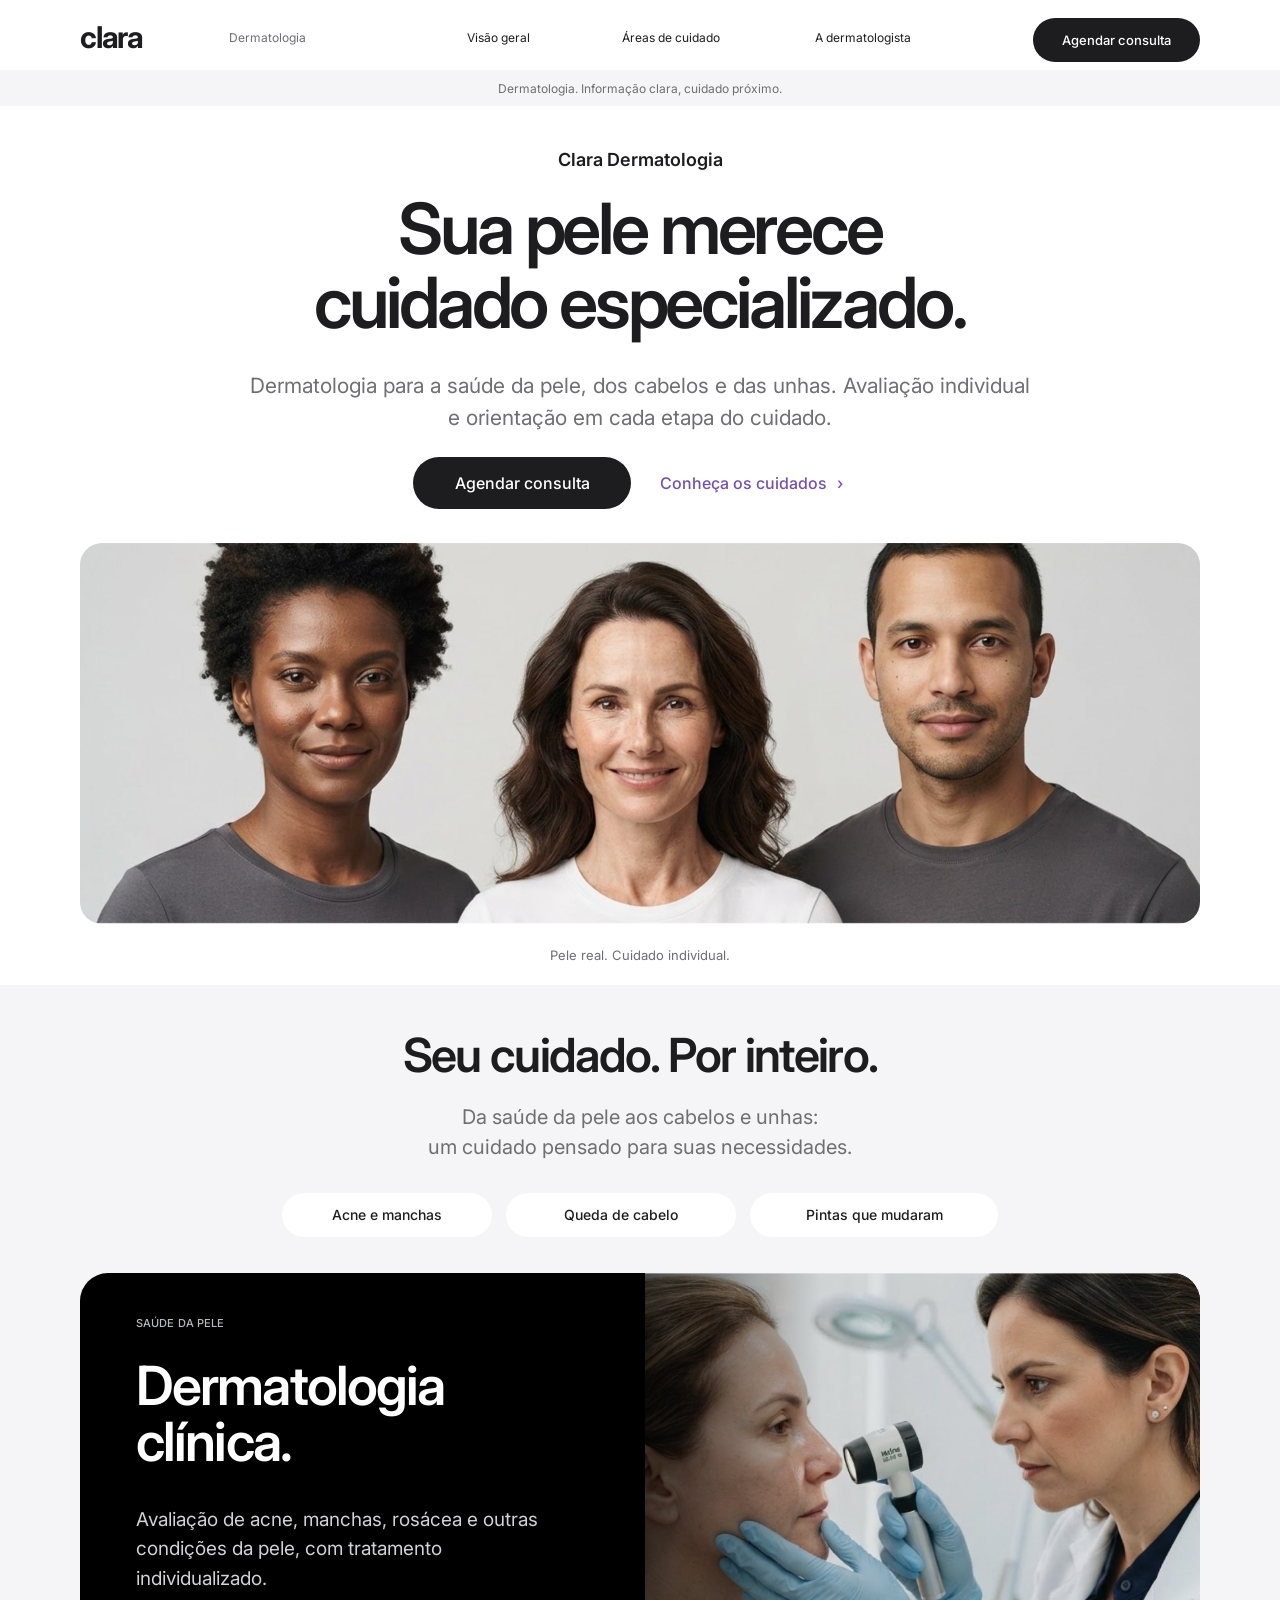
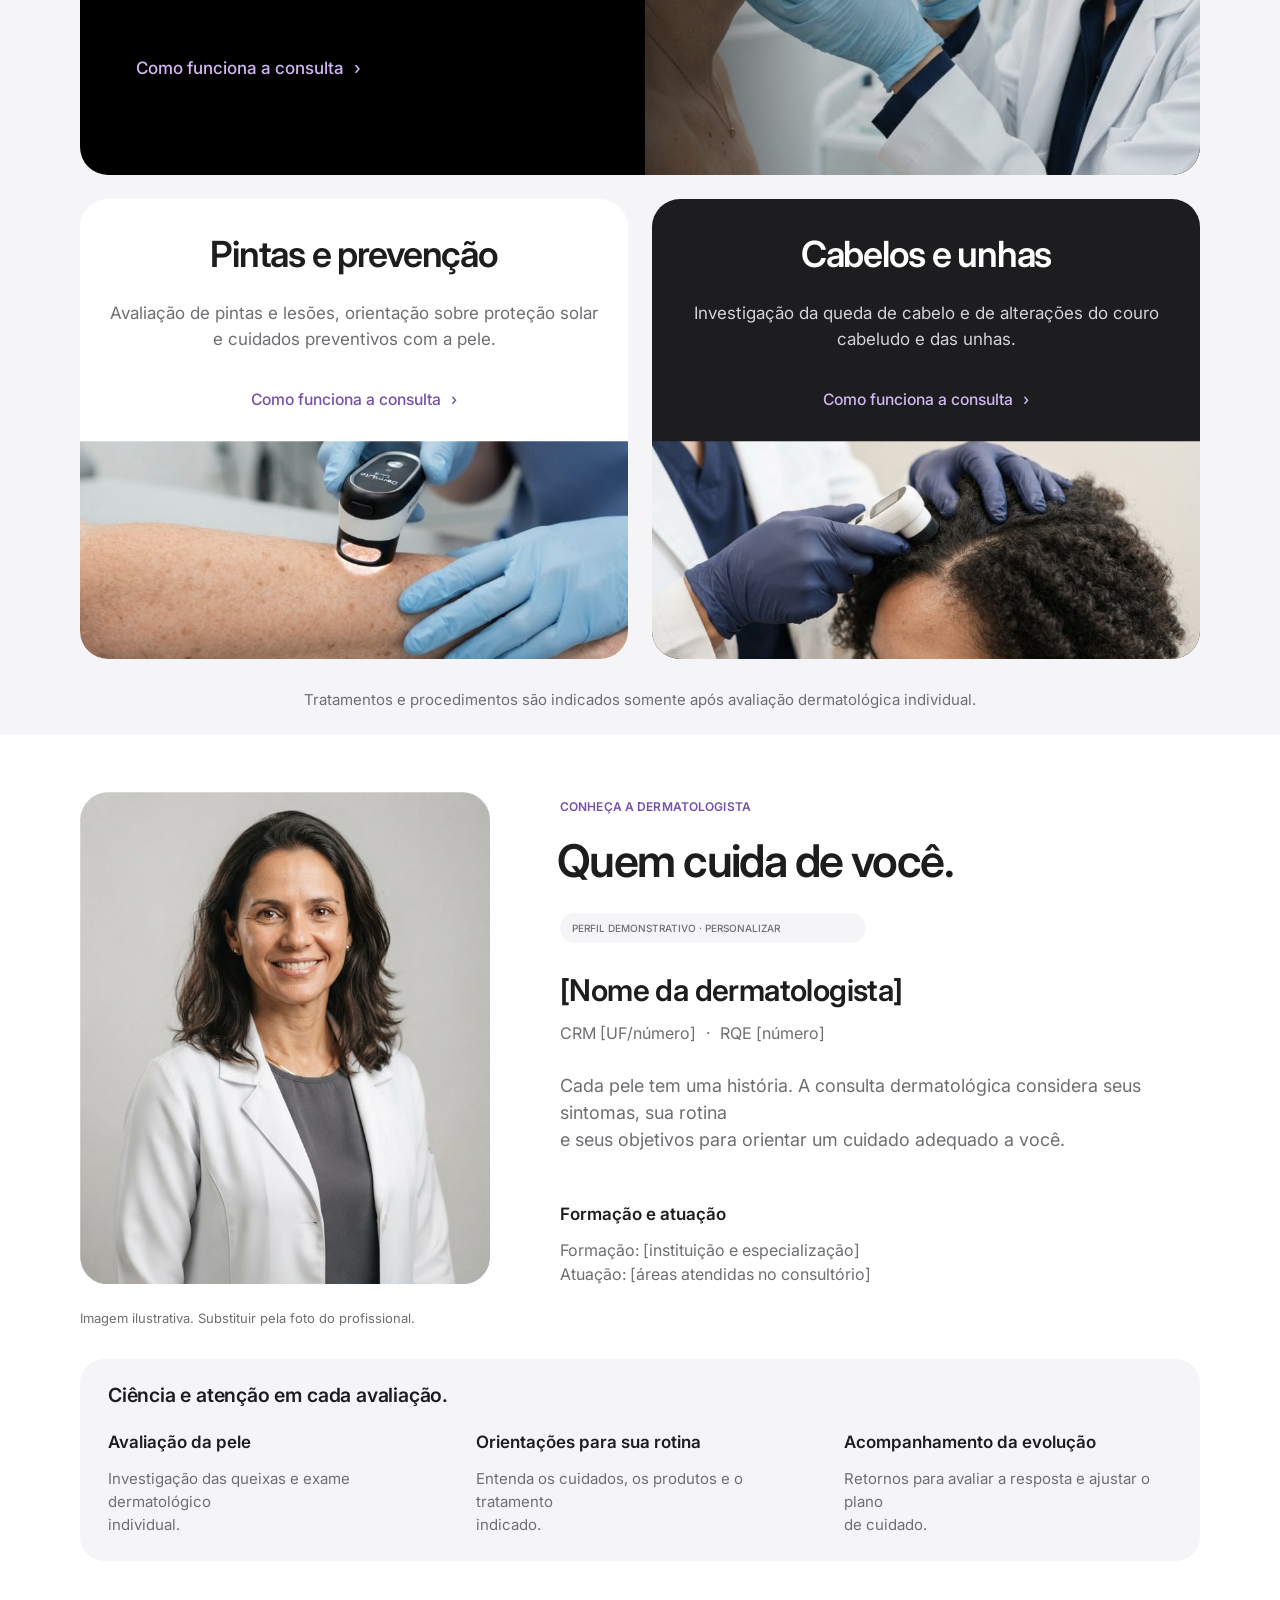
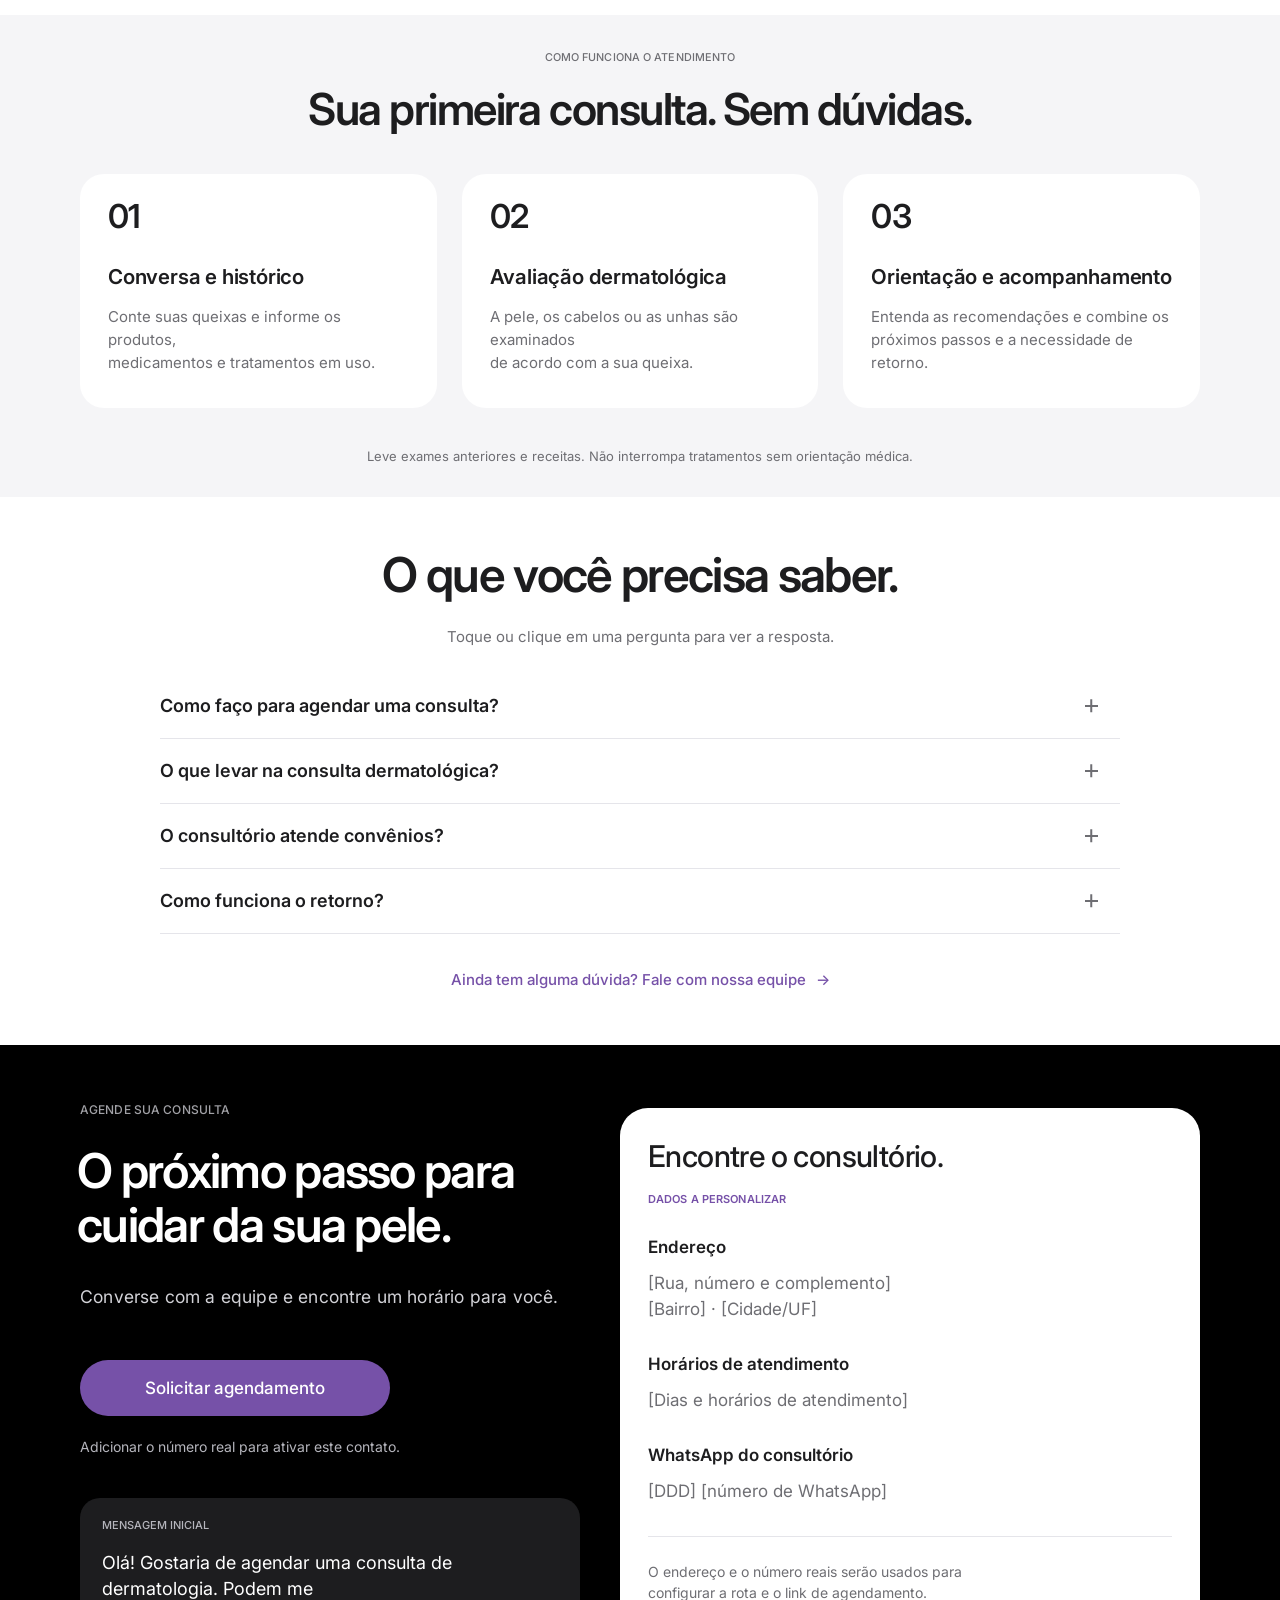
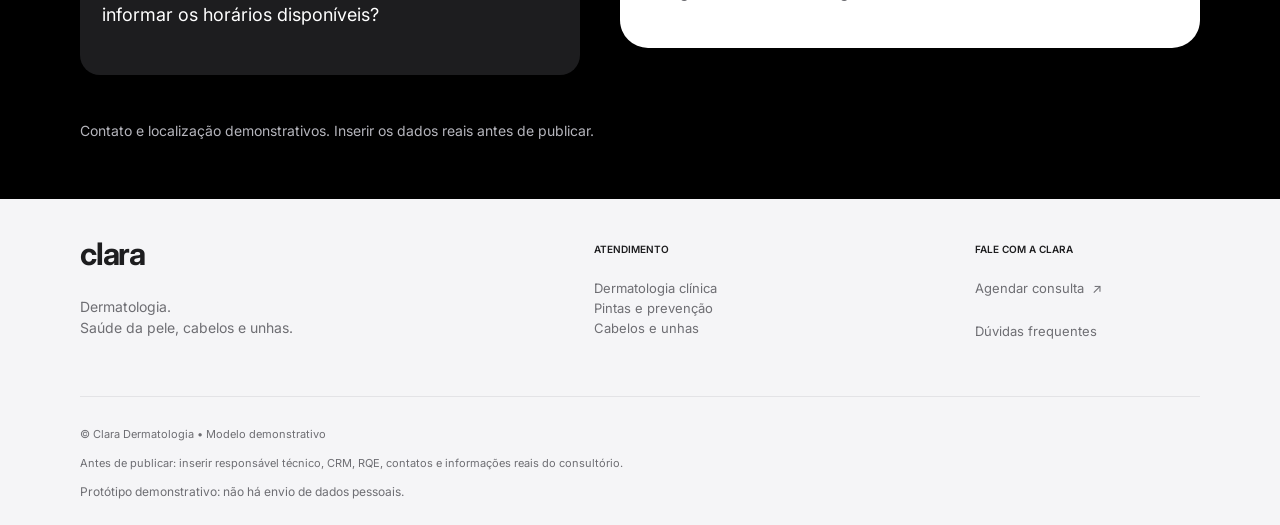
<file: clara/index.html>
<!doctype html>
<html lang="pt-BR">
<head>
<meta charset="utf-8">
<meta name="viewport" content="width=device-width, initial-scale=1">
<title>Clara Dermatologia</title>
<meta name="description" content="Dermatologia para a saúde da pele, dos cabelos e das unhas. Avaliação individual e orientação em cada etapa do cuidado.">
<script>if(!/\/$|\.html$/.test(location.pathname))location.replace(location.pathname+"/"+location.search+location.hash)</script>
<link rel="preconnect" href="https://fonts.googleapis.com">
<link rel="preconnect" href="https://fonts.gstatic.com" crossorigin>
<link href="https://fonts.googleapis.com/css2?family=Inter:wght@400;500;600;700&display=swap" rel="stylesheet">
<link rel="stylesheet" href="styles.css">
</head>
<body>

<header class="nav" id="topo">
  <div class="wrap nav-in">
    <a class="logo" href="#topo">clara</a>
    <span class="nav-sub">Dermatologia</span>
    <nav class="nav-links" aria-label="Seções">
      <a class="d-only" href="#topo">Visão geral</a>
      <a href="#cuidados">Áreas de cuidado</a>
      <a href="#dermatologista">A dermatologista</a>
    </nav>
    <button class="btn btn-dark nav-cta js-agendar" type="button"><span class="d-only">Agendar consulta</span><span class="m-only">Agendar</span></button>
  </div>
</header>
<div class="band">Dermatologia. Informação clara, cuidado próximo.</div>

<main>
  <section class="hero">
    <div class="wrap">
      <p class="hero-kicker">Clara Dermatologia</p>
      <h1>Sua pele merece <br class="d-only">cuidado especializado.</h1>
      <p class="hero-lead">Dermatologia para a saúde da pele, dos cabelos e das unhas. Avaliação individual <br class="d-only">e orientação em cada etapa do cuidado.</p>
      <div class="hero-actions">
        <button class="btn btn-dark btn-lg js-agendar" type="button">Agendar consulta</button>
        <a class="link" href="#cuidados">Conheça os cuidados <span class="chev">›</span></a>
      </div>
      <figure class="hero-photo">
        <picture>
          <source media="(max-width: 900px)" srcset="assets/pessoas-mobile.jpg">
          <img src="assets/pessoas.jpg" alt="Três pessoas sorrindo, com peles diferentes" width="1942" height="578">
        </picture>
        <figcaption>Pele real. Cuidado individual.</figcaption>
      </figure>
    </div>
  </section>

  <section class="care" id="cuidados">
    <div class="wrap">
      <h2 class="h2">Seu cuidado. Por <br class="m-only">inteiro.</h2>
      <p class="sub">Da saúde da pele aos cabelos e unhas: <br>um cuidado pensado para suas <br class="m-only">necessidades.</p>
      <ul class="chips">
        <li class="c1">Acne e manchas</li>
        <li class="c2">Queda de cabelo</li>
        <li class="c3">Pintas que mudaram</li>
      </ul>

      <article class="feature">
        <div class="feature-text">
          <p class="eyebrow">Saúde da pele</p>
          <h3>Dermatologia <br>clínica.</h3>
          <p class="feature-p">Avaliação de acne, manchas, rosácea <br class="m-only">e outras <br class="d-only">condições da pele, com <br class="m-only">tratamento <br class="d-only">individualizado.</p>
          <a class="link link-light" href="#como-funciona">Como funciona a consulta <span class="chev">›</span></a>
        </div>
        <div class="feature-img"><picture><source media="(max-width: 900px)" srcset="assets/avaliacao-mobile.jpg"><img src="assets/avaliacao.jpg" alt="Dermatologista examinando a pele do rosto de uma paciente com dermatoscópio" loading="lazy"></picture></div>
      </article>

      <div class="duo">
        <article class="tile tile-light">
          <div class="tile-text">
            <h3>Pintas e prevenção</h3>
            <p>Avaliação de pintas e lesões, orientação sobre proteção solar <br class="d-only">e cuidados preventivos com a pele.</p>
            <a class="link" href="#como-funciona">Como funciona a consulta <span class="chev">›</span></a>
          </div>
          <picture><source media="(max-width: 900px)" srcset="assets/pintas-mobile.jpg"><img src="assets/pintas.jpg" alt="Exame de pintas no braço com dermatoscópio" loading="lazy"></picture>
        </article>
        <article class="tile tile-dark">
          <div class="tile-text">
            <h3>Cabelos e unhas</h3>
            <p>Investigação da queda de cabelo e de alterações do couro <br class="d-only">cabeludo e das unhas.</p>
            <a class="link link-light" href="#como-funciona">Como funciona a consulta <span class="chev">›</span></a>
          </div>
          <picture><source media="(max-width: 900px)" srcset="assets/cabelos-mobile.jpg"><img src="assets/cabelos.jpg" alt="Avaliação do couro cabeludo com dermatoscópio" loading="lazy"></picture>
        </article>
      </div>
      <p class="note">Tratamentos e procedimentos são indicados somente após avaliação dermatológica individual.</p>
    </div>
  </section>

  <section class="doctor" id="dermatologista">
    <div class="wrap">
      <div class="doctor-grid">
        <div class="doctor-head">
          <p class="eyebrow eyebrow-purple">Conheça a dermatologista</p>
          <h2 class="h2">Quem cuida de você.</h2>
        </div>
        <figure class="doctor-photo">
          <img src="assets/dermatologista.jpg" alt="Dermatologista sorrindo, de jaleco branco" loading="lazy">
          <figcaption>Imagem ilustrativa. Substituir pela foto do profissional.</figcaption>
        </figure>
        <div class="doctor-info">
          <p class="tag">Perfil demonstrativo · Personalizar</p>
          <h3>[Nome da dermatologista]</h3>
          <p class="crm">CRM [UF/número] <span class="dot">·</span> RQE [número]</p>
          <p class="bio">Cada pele tem uma história. A consulta dermatológica considera seus sintomas, sua rotina <br class="d-only">e seus objetivos para orientar um cuidado adequado a você.</p>
          <h4>Formação e atuação</h4>
          <p class="facts">Formação: [instituição e especialização]<br>Atuação: [áreas atendidas no consultório]</p>
        </div>
      </div>

      <div class="science">
        <h3>Ciência e atenção em cada <br class="m-only">avaliação.</h3>
        <div class="science-cols">
          <div><h4>Avaliação da pele</h4><p>Investigação das queixas e exame dermatológico <br class="d-only">individual.</p></div>
          <div><h4>Orientações para sua rotina</h4><p>Entenda os cuidados, os produtos e o tratamento <br class="d-only">indicado.</p></div>
          <div><h4>Acompanhamento da evolução</h4><p>Retornos para avaliar a resposta e ajustar o plano <br class="d-only">de cuidado.</p></div>
        </div>
      </div>
    </div>
  </section>

  <section class="steps" id="como-funciona">
    <div class="wrap">
      <p class="eyebrow eyebrow-gray">Como funciona o atendimento</p>
      <h2 class="h2">Sua primeira consulta. <br class="m-only">Sem dúvidas.</h2>
      <ol class="step-list">
        <li><span class="num">01</span><h3>Conversa e histórico</h3><p>Conte suas queixas e informe os produtos, <br class="d-only">medicamentos e tratamentos em uso.</p></li>
        <li><span class="num">02</span><h3>Avaliação dermatológica</h3><p>A pele, os cabelos ou as unhas são examinados <br class="d-only">de acordo com a sua queixa.</p></li>
        <li><span class="num">03</span><h3>Orientação e <br class="m-only">acompanhamento</h3><p>Entenda as recomendações e combine os <br class="d-only">próximos passos e a necessidade de retorno.</p></li>
      </ol>
      <p class="note note-sm">Leve exames anteriores e receitas. Não interrompa tratamentos sem orientação médica.</p>
    </div>
  </section>

  <section class="faq" id="duvidas">
    <div class="wrap">
      <h2 class="h2">O que você precisa <br class="m-only">saber.</h2>
      <p class="sub sub-sm">Toque ou clique em uma pergunta para ver a <br class="m-only">resposta.</p>
      <div class="faq-list">
        <div class="faq-item">
          <button class="faq-q" type="button" aria-expanded="false" aria-controls="faq-1"><span>Como faço para agendar uma <br class="m-only">consulta?</span><i aria-hidden="true"></i></button>
          <div class="faq-a" id="faq-1" hidden><p>Entre em contato pelo WhatsApp. Nossa equipe orienta sobre os horários disponíveis e os próximos passos.</p></div>
        </div>
        <div class="faq-item">
          <button class="faq-q" type="button" aria-expanded="false" aria-controls="faq-2"><span>O que levar na consulta <br class="m-only">dermatológica?</span><i aria-hidden="true"></i></button>
          <div class="faq-a" id="faq-2" hidden><p>Exames anteriores, receitas e uma lista dos medicamentos e produtos usados na pele ou no cabelo.</p></div>
        </div>
        <div class="faq-item">
          <button class="faq-q" type="button" aria-expanded="false" aria-controls="faq-3"><span>O consultório atende convênios?</span><i aria-hidden="true"></i></button>
          <div class="faq-a" id="faq-3" hidden><p>Fale com a equipe para confirmar os convênios, as condições de atendimento particular e a emissão de recibos.</p></div>
        </div>
        <div class="faq-item">
          <button class="faq-q" type="button" aria-expanded="false" aria-controls="faq-4"><span>Como funciona o retorno?</span><i aria-hidden="true"></i></button>
          <div class="faq-a" id="faq-4" hidden><p>A necessidade e o prazo de retorno são orientados durante a consulta, conforme o seu plano de cuidado.</p></div>
        </div>
      </div>
      <p class="faq-more"><a class="link js-agendar" href="#agendar">Ainda tem alguma dúvida? Fale com nossa <br class="m-only">equipe <span class="arrow">→</span></a></p>
    </div>
  </section>

  <section class="cta" id="agendar">
    <div class="wrap">
      <div class="cta-grid">
        <div class="cta-main">
          <p class="eyebrow eyebrow-dark">Agende sua consulta</p>
          <h2>O próximo passo para <br>cuidar da sua pele.</h2>
          <p class="cta-p">Converse com a equipe e encontre um <br class="m-only">horário para você.</p>
          <button class="btn btn-purple btn-xl js-agendar" type="button">Solicitar agendamento</button>
          <p class="cta-hint">Adicionar o número real para ativar este contato.</p>
          <div class="msg">
            <p class="msg-label">Mensagem inicial</p>
            <p class="msg-text">Olá! Gostaria de agendar uma consulta de dermatologia. Podem me <br class="d-only">informar os horários disponíveis?</p>
          </div>
        </div>
        <div class="place">
          <h3>Encontre o consultório.</h3>
          <p class="eyebrow eyebrow-purple">Dados a personalizar</p>
          <h4>Endereço</h4>
          <p>[Rua, número e complemento]<br>[Bairro] · [Cidade/UF]</p>
          <h4>Horários de atendimento</h4>
          <p>[Dias e horários de atendimento]</p>
          <h4>WhatsApp do consultório</h4>
          <p>[DDD] [número de WhatsApp]</p>
          <p class="place-note">O endereço e o número reais serão usados para <br>configurar a rota e o link de agendamento.</p>
        </div>
      </div>
      <p class="cta-foot">Contato e localização demonstrativos. Inserir os dados <br class="m-only">reais antes de publicar.</p>
    </div>
  </section>
</main>

<footer class="footer">
  <div class="wrap">
    <div class="foot-grid">
      <div class="foot-brand">
        <a class="logo" href="#topo">clara</a>
        <p>Dermatologia.<br>Saúde da pele, cabelos e unhas.</p>
      </div>
      <div class="foot-col">
        <p class="foot-title">Atendimento</p>
        <ul class="foot-list">
          <li><a href="#cuidados">Dermatologia clínica</a></li>
          <li><a href="#cuidados">Pintas e prevenção</a></li>
          <li><a href="#cuidados">Cabelos e unhas</a></li>
        </ul>
      </div>
      <div class="foot-col">
        <p class="foot-title">Fale com a Clara</p>
        <ul class="foot-list foot-list-2">
          <li><a class="js-agendar" href="#agendar">Agendar consulta <span class="ne">↗</span></a></li>
          <li><a href="#duvidas">Dúvidas frequentes</a></li>
        </ul>
      </div>
    </div>
    <div class="foot-legal">
      <p class="fl1">© Clara Dermatologia • Modelo demonstrativo</p>
      <p class="fl2">Antes de publicar: inserir responsável técnico, CRM, RQE, contatos e informações reais do consultório.</p>
      <p class="fl3">Protótipo demonstrativo: não há envio de dados pessoais.</p>
    </div>
  </div>
</footer>

<div class="sticky-cta m-only">
  <button class="btn btn-purple btn-lg js-agendar" type="button">Agendar consulta</button>
</div>

<div class="modal" id="modal" hidden>
  <div class="modal-backdrop" data-close></div>
  <div class="modal-box" role="dialog" aria-modal="true" aria-labelledby="modal-title">
    <button class="modal-x" type="button" aria-label="Fechar" data-close>
      <svg viewBox="0 0 16 16" width="16" height="16" fill="none" stroke="currentColor" stroke-width="1.6" stroke-linecap="round"><path d="M3 3l10 10M13 3 3 13"/></svg>
    </button>
    <h2 id="modal-title">Agendamento <br>demonstrativo.</h2>
    <p class="modal-p">O WhatsApp do consultório ainda não foi informado. <br class="d-only">Esta demonstração não envia mensagens.</p>
    <p class="modal-s">Ao receber o número real, o contato poderá usar a mensagem <br class="d-only">inicial já preparada.</p>
    <button class="btn btn-dark btn-lg modal-back" type="button" data-close>Voltar ao site</button>
  </div>
</div>

<script src="script.js"></script>
</body>
</html>
</file>
<file: aura/styles.css>
/* Aura — Estúdio de beleza
   Desktop baseado no frame de 1440px, mobile no frame de 390px. */
:root {
  --bg: #faf5ed;
  --plum: #452a32;
  --terra: #b74739;
  --terra-dark: #a13d30;
  --blush: #f1dfd9;
  --text: #563d43;
  --muted: #7e6b6f;
  --soft: #8f7e80;
  --line: #d9c1bb;
  --sand: #f0e8df;
  --green: #24684b;
  --serif: "Cormorant Garamond", "Cormorant", Georgia, serif;
  --sans: "DM Sans", system-ui, -apple-system, "Segoe UI", sans-serif;
  --pad: 76px;
}

*, *::before, *::after { box-sizing: border-box; }
html { scroll-behavior: smooth; -webkit-text-size-adjust: 100%; }
body {
  margin: 0;
  background: var(--bg);
  color: var(--text);
  font-family: var(--sans);
  font-size: 16px;
  line-height: 1.4;
  -webkit-font-smoothing: antialiased;
  text-rendering: optimizeLegibility;
}
img { display: block; max-width: 100%; }
a { color: inherit; text-decoration: none; }
p, h1, h2, h3, ul, ol, dl, dd, figure, blockquote { margin: 0; padding: 0; }
ul, ol { list-style: none; }
button { font: inherit; color: inherit; background: none; border: 0; padding: 0; cursor: pointer; }
b { font-weight: inherit; }

.container { width: 100%; max-width: calc(1288px + 2 * var(--pad)); margin: 0 auto; padding-left: var(--pad); padding-right: var(--pad); }
.m-only { display: none; }

/* ---------- Tipografia base ---------- */
.eyebrow {
  font-size: 11.1px;
  line-height: 16px;
  letter-spacing: 0;
  color: var(--terra);
  text-transform: uppercase;
}
.eyebrow.small { font-size: 10.5px; line-height: 14px; }
.h2 {
  font-family: var(--serif);
  font-weight: 400;
  font-size: 60px;
  line-height: 63px;
  letter-spacing: -0.01em;
  color: var(--plum);
}
.sub { font-size: 16px; line-height: 22px; color: var(--muted); }
.fine { font-size: 12px; line-height: 16px; color: var(--muted); }

/* setas */
.arr, .larr { display: inline-block; position: relative; width: 12px; height: 12px; flex: none; }
.arr::before { content: ""; position: absolute; left: 1px; bottom: 1px; width: 14px; height: 1.6px; background: currentColor; transform: rotate(-45deg); transform-origin: left center; }
.arr::after { content: ""; position: absolute; right: 0; top: 0; width: 8px; height: 8px; border-top: 1.6px solid currentColor; border-right: 1.6px solid currentColor; }
.arr.sm { width: 9px; height: 9px; }
.arr.sm::before { width: 11px; height: 1.3px; }
.arr.sm::after { width: 6px; height: 6px; border-width: 1.3px; }
.larr::before { content: ""; position: absolute; left: 0; top: 50%; width: 14px; height: 1.6px; margin-top: -0.8px; background: currentColor; }
.larr::after { content: ""; position: absolute; left: 1px; top: 50%; width: 7px; height: 7px; margin-top: -4.3px; border-left: 1.6px solid currentColor; border-bottom: 1.6px solid currentColor; transform: rotate(45deg); }
.larr { width: 14px; }

/* botões */
.btn {
  display: inline-flex; align-items: center; justify-content: space-between;
  background: var(--terra); color: #fff; border-radius: 999px;
  font-size: 16px; line-height: 1; letter-spacing: 0.005em;
  transition: background .2s ease, transform .2s ease;
}
.btn:hover { background: var(--terra-dark); }
.btn:active { transform: translateY(1px); }

/* ---------- Navegação ---------- */
.nav { display: flex; align-items: flex-start; justify-content: space-between; padding-top: 23px; height: 112px; }
.logo { display: flex; flex-direction: column; margin-top: -9px; }
.logo-word { font-family: var(--serif); font-size: 64px; line-height: 44px; color: var(--plum); letter-spacing: -0.005em; margin-left: -1px; }
.logo-sub { font-size: 8.5px; line-height: 10px; letter-spacing: 0.02em; color: var(--plum); margin-top: 15.6px; }
.nav { position: relative; }
.nav-links { position: absolute; left: calc(var(--pad) + 394.5px); top: 41px; display: flex; gap: 26px; }
.nav-links a { font-size: 14px; line-height: 20px; color: var(--text); transition: color .2s; }
.nav-links a:hover { color: var(--terra); }
.btn-nav { margin-right: -4px; width: 258px; height: 55px; padding: 0 26px 0 24px; font-size: 15px; }

/* ---------- Hero ---------- */
.hero { position: relative; display: flex; justify-content: space-between; height: 748px; }
.hero-text { padding-top: 40px; }
.hero-title { font-family: var(--serif); font-weight: 400; font-size: 102px; line-height: 99.5px; letter-spacing: -0.01em; color: var(--plum); margin-top: 34px; margin-left: -3px; }
.hero-lead { font-size: 17px; line-height: 23px; color: var(--muted); margin-top: 35.3px; margin-left: 2px; }
.btn-hero { width: 260px; height: 54px; padding: 0 26px 0 24px; font-size: 15.1px; margin-top: 49px; margin-left: 2px; }
.hero-note { font-size: 12px; color: var(--muted); margin-top: 18px; margin-left: 4px; }
.hero-rating { display: flex; align-items: center; gap: 49px; margin-top: 55px; margin-left: 4px; font-size: 12px; color: var(--muted); }
.stars { color: var(--terra); letter-spacing: 0; font-size: 16px; line-height: 1; }
.disclaimer { font-size: 8.85px; letter-spacing: 0.01em; color: var(--soft); margin-top: 43px; margin-left: 2px; }

.hero-media { position: absolute; right: var(--pad); top: 17px; width: 545px; height: 649px; margin-right: 1px; }
.hero-media img { width: 100%; height: 100%; object-fit: cover; border-radius: 273px 273px 13px 13px; }
.hero-card {
  position: absolute; right: 22px; bottom: 0; width: 308px; height: 70px;
  background: var(--bg); border-radius: 10px 10px 0 0; padding: 17px 22px 0;
  display: flex; flex-direction: column;
}
.hero-card .eyebrow { font-size: 10px; line-height: 12px; }
.hero-card em { font-family: var(--serif); font-size: 26px; line-height: 30px; color: var(--plum); margin-top: 11px; }

/* ---------- Faixa ---------- */
.marquee { background: var(--plum); height: 92px; justify-content: flex-start; overflow: hidden; display: flex; align-items: center; }
.marquee-track { display: flex; align-items: center; gap: 19.5px; padding-left: calc(max(var(--pad), (100% - 1288px) / 2) - 7px); white-space: nowrap; color: #fff; font-size: 15px; letter-spacing: 0.005em; }
.marquee-track b { font-size: 12px; }

/* ---------- Serviços ---------- */
.services { padding-top: 74px; }
.services > .h2, .portfolio > .h2 { margin-top: 16px; margin-left: -3px; }
.services > .sub { margin-top: 14px; }
.portfolio > .sub { margin-top: 17.5px; }
.grid3 { display: grid; grid-template-columns: repeat(3, 1fr); column-gap: 25.5px; }
.service-grid { margin-top: 49px; }
.service img { width: 100%; height: 311px; object-fit: cover; border-radius: 10px; }
.service .eyebrow { margin-top: 20.5px; font-size: 9px; line-height: 12px; }
.service h3 { font-family: var(--serif); font-weight: 400; font-size: 36px; line-height: 40px; color: var(--plum); margin-top: 14.5px; }
.service .desc { font-size: 14px; line-height: 18.75px; color: var(--muted); margin-top: 12px; }
.prices { margin-top: 20px; border-top: 1px solid var(--line); }
.prices li { display: flex; justify-content: space-between; align-items: center; height: 48px; border-bottom: 1px solid var(--line); font-size: 12.5px; color: var(--text); }
.prices li:last-child { border-bottom: 0; }
.prices li span:last-child { color: var(--terra); }
.link { display: inline-flex; align-items: center; gap: 12px; font-size: 13px; color: var(--text); margin-top: 11.5px; transition: color .2s; }
.link .arr { width: 9px; height: 9px; }
.link .arr::before { width: 11px; height: 1.4px; }
.link .arr::after { width: 6px; height: 6px; border-width: 1.4px; }
.link:hover { color: var(--terra); }
.services > .fine { margin-top: 67px; }

/* ---------- Portfólio ---------- */
.portfolio { padding-top: 109px; padding-bottom: 26px; }
.port-grid { margin-top: 38.5px; }
.port-grid img { width: 100%; height: 320px; object-fit: cover; border-radius: 10px; }
.port-grid h3 { font-family: var(--serif); font-weight: 400; font-size: 29px; line-height: 32px; color: var(--plum); margin-top: 23.4px; }
.port-grid p { font-size: 12.3px; color: var(--muted); margin-top: 8px; }

/* ---------- Experiência ---------- */
.experience { background: var(--blush); }
.exp-inner { display: flex; justify-content: space-between; padding-top: 70.5px; height: 570px; }
.exp-title { font-size: 69.5px; line-height: 70px; margin-top: 26px; margin-left: -3px; }
.exp-lead { font-size: 17px; line-height: 23px; color: var(--muted); margin-top: 37.6px; margin-left: 2px; }
.exp-quote { font-family: var(--serif); font-style: italic; font-size: 28px; line-height: 32px; color: var(--terra); margin-top: 72px; margin-left: 2px; }
.exp-list { width: 584px; margin-top: 17px; }
.exp-list li { display: flex; border-top: 1px solid var(--line); height: 140px; padding-top: 21px; }
.exp-list .num { width: 76px; font-size: 14px; color: var(--terra); padding-top: 7px; }
.exp-list h3 { font-family: var(--serif); font-weight: 400; font-size: 30.3px; line-height: 34px; color: var(--plum); }
.exp-list p { font-size: 14px; color: var(--muted); margin-top: 10px; }

/* ---------- O estúdio ---------- */
.studio { display: flex; justify-content: space-between; padding-top: 78px; }
.studio > img { width: 660px; height: 481px; object-fit: cover; border-radius: 10px; }
.studio-text { width: 536px; padding-top: 16px; }
.studio .h2 { font-size: 62.5px; line-height: 64px; margin-top: 27px; margin-left: -4px; }
.studio-lead { font-size: 16px; line-height: 26.1px; color: var(--muted); margin-top: 29.6px; }
.tags { display: flex; gap: 14px; border-top: 1px solid #e3cfc8; padding-top: 25px; margin-top: 37.5px; }
.studio .tags { font-size: 10.1px; }
.studio .link { margin-top: 54px; font-size: 14.1px; }

/* ---------- Equipe ---------- */
.team { padding-top: 132px; }
.team > .h2 { font-size: 56px; margin-top: 14.5px; margin-left: -3px; }
.team-photo { width: 100%; height: 310px; object-fit: cover; border-radius: 10px; margin-top: 30px; }
.team-grid { margin-top: 26px; }
.team-grid h3 { font-family: var(--serif); font-weight: 400; font-size: 29px; line-height: 32px; color: var(--plum); }
.team-grid .eyebrow { font-size: 9px; margin-top: 10px; }
.team-grid p:last-child { font-size: 12.3px; color: var(--muted); margin-top: 11px; }
.team > .fine { font-size: 10px; margin-top: 21.5px; }

/* ---------- Depoimentos ---------- */
.reviews { padding-top: 41px; }
.reviews-head { display: flex; justify-content: space-between; align-items: flex-end; margin-top: 12px; }
.reviews-head .h2 { font-size: 53.3px; margin-left: -3px; }
.reviews-head .fine { font-size: 10.5px; margin-right: 84px; margin-bottom: 11px; }
.review-grid { margin-top: 29px; }
.review-grid blockquote { border-top: 1px solid #e3d7c6; padding-top: 19px; }
.review-grid .stars { font-size: 15px; }
.review-grid p { font-family: var(--serif); font-size: 25px; line-height: 30px; color: var(--plum); margin-top: 12px; }
.review-grid footer { display: grid; grid-template-columns: 195px auto; align-items: baseline; margin-top: 24.5px; }
.review-grid strong { font-weight: 500; font-size: 12.5px; color: var(--text); }
.review-grid footer span { font-size: 8px; color: var(--muted); letter-spacing: 0.02em; }

/* ---------- Localização ---------- */
.location { display: flex; justify-content: space-between; padding-top: 112px; padding-bottom: 53px; }
.loc-text .h2 { font-size: 58.3px; line-height: 59.5px; margin-top: 19px; margin-left: -3px; }
.loc-label { margin-top: 44px; }
.loc-address { font-size: 16px; line-height: 23px; color: var(--text); margin-top: 12px; }
.loc-hours { font-size: 14px; line-height: 21px; color: var(--muted); margin-top: 29px; }
.location .fine { font-size: 11px; margin-top: 59px; }
.map { position: relative; width: 624px; height: 395px; background: #ebe3d8; border-radius: 13px; margin-top: 6.5px; overflow: hidden; }
.map .b { position: absolute; background: #dfd5c8; border-radius: 13px; }
.map .b1, .map .b4, .map .b7 { left: 20.4px; width: 160px; }
.map .b2, .map .b5, .map .b8 { left: 209.6px; width: 150px; }
.map .b3, .map .b6, .map .b9 { left: 390.6px; width: 213px; }
.map .b1, .map .b2, .map .b3 { top: 20.4px; height: 95.4px; }
.map .b4, .map .b5, .map .b6 { top: 144.3px; height: 104.4px; }
.map .b7, .map .b8, .map .b9 { top: 278px; height: 96.2px; }
.map .b6 { background: #cdd7c4; }
.map .street { position: absolute; left: 230.8px; top: 122px; font-size: 10px; color: var(--muted); }
.map .pin { position: absolute; left: 225px; top: 168px; width: 174.5px; height: 56.3px; padding: 0 20.4px; display: flex; align-items: center; gap: 9px; background: var(--terra); color: #fff; border-radius: 999px; font-size: 14.6px; }
.map .pin b { font-size: 10px; }
.map .map-tag { position: absolute; left: 18.8px; top: 336.8px; width: 178.6px; height: 36.7px; padding-left: 14.7px; display: flex; align-items: center; background: var(--bg); border-radius: 999px; font-size: 8.9px; letter-spacing: 0.02em; color: var(--muted); }

/* ---------- Dúvidas ---------- */
.faq { background: var(--blush); }
.faq-inner { display: flex; justify-content: space-between; padding-top: 62.5px; height: 470px; }
.faq-text .h2 { font-size: 64.5px; margin-top: 31px; margin-left: -3px; }
.faq-lead { font-size: 16px; line-height: 23px; color: var(--muted); margin-top: 31.5px; }
.faq-list { width: 624px; margin-top: 0.7px; }
.faq-list > div { border-top: 1px solid var(--line); height: 122px; padding-top: 20px; }
.faq-list dt { font-family: var(--serif); font-size: 23px; line-height: 30px; color: var(--plum); }
.faq-list dd { font-size: 13px; line-height: 19px; color: var(--muted); margin-top: 11.5px; }

/* ---------- Agendamento ---------- */
.booking { background: var(--plum); color: #fff; }
.booking-inner { display: flex; justify-content: space-between; height: 400px; }
.booking-text { padding-top: 63.5px; }
.booking .eyebrow { color: #fff; }
.booking-title { font-family: var(--serif); font-weight: 400; font-size: 77px; line-height: 75px; letter-spacing: -0.005em; margin-top: 29.5px; margin-left: -3px; }
.booking-lead { font-size: 15px; line-height: 24px; color: #f3e9e6; margin-top: 30px; margin-left: 2px; }
.booking-text .eyebrow.small { font-size: 10px; margin-top: 15px; margin-left: 2px; display: flex; gap: 7px; }
.booking-card { width: 624px; height: 320px; background: var(--bg); color: var(--text); border-radius: 10px; margin-top: 40px; padding: 22px 28px 0; }
.booking-card h3 { font-family: var(--serif); font-weight: 400; font-size: 31px; line-height: 36px; color: var(--plum); }
.booking-card .eyebrow.small { font-size: 11.1px; color: var(--muted); margin-top: 19.7px; }
.steps { list-style: none; counter-reset: s; background: var(--sand); border-radius: 8px; margin-top: 9px; padding: 15px 16px; }
.steps li { counter-increment: s; font-size: 14px; line-height: 22px; color: var(--text); }
.steps li::before { content: counter(s) ". "; }
.btn-wide { width: 100%; height: 54px; padding: 0 31px 0 24px; margin-top: 13.5px; font-size: 15.5px; }
.booking-fine { font-size: 12px; color: var(--muted); margin-top: 15.5px; }

/* ---------- Rodapé ---------- */
.footer { display: grid; grid-template-columns: 663px 362px auto; padding-top: 48px; }
.footer-logo { display: block; font-family: var(--serif); font-size: 76.6px; line-height: 50px; color: var(--plum); margin-left: 1px; margin-top: 4px; }
.footer-brand p { font-size: 14px; color: var(--muted); margin-top: 30px; margin-left: 2px; }
.footer-col { display: flex; flex-direction: column; align-items: flex-start; }
.footer-col .eyebrow { margin-bottom: 18px; }
.footer-col a { display: inline-flex; align-items: center; gap: 4px; font-size: 14.1px; line-height: 26.5px; color: var(--text); transition: color .2s; }
.footer-col a:hover { color: var(--terra); }
.footer-bottom { grid-column: 1 / -1; display: flex; justify-content: space-between; border-top: 1px solid #e7d7d0; margin-top: 51.4px; padding: 24.5px 82px 40px 2px; font-size: 11px; color: var(--muted); }

/* ---------- Chat ---------- */
.chat-fab {
  position: fixed; right: 32px; bottom: 32px; z-index: 40;
  width: 236px; height: 55px; border-radius: 999px; background: var(--terra); color: #fff;
  font-size: 13.5px; text-align: left; padding-left: 20px;
  box-shadow: 0 10px 24px rgba(69, 42, 50, .18);
  transition: background .2s, transform .2s;
}
.chat-fab:hover { background: var(--terra-dark); }
.chat {
  position: fixed; right: 32px; bottom: 32px; z-index: 50;
  width: 380px; height: 500px; border-radius: 20px; overflow: hidden;
  background: var(--bg); box-shadow: 0 24px 60px rgba(69, 42, 50, .25);
  display: flex; flex-direction: column;
  animation: chatIn .22s ease;
}
.chat[hidden] { display: none; }
@keyframes chatIn { from { opacity: 0; transform: translateY(12px); } }
.chat-head { height: 94px; flex: none; background: var(--plum); color: #fff; display: flex; justify-content: space-between; padding: 19px 22px 0 22px; }
.chat-head h2 { font-family: var(--serif); font-weight: 400; font-size: 33.5px; line-height: 36px; }
.chat-head p { font-size: 11px; color: #efe4e2; margin-top: 6px; margin-left: 1px; }
.chat-close { color: #fff; font-size: 14px; width: 24px; height: 24px; margin-top: 10px; margin-right: -2px; border-radius: 6px; }
.chat-close:focus { outline: none; }
.chat-close:focus-visible { outline: 2px solid rgba(255, 255, 255, .6); }
.chat-body { position: relative; flex: 1; padding: 20px 20px 0; display: flex; flex-direction: column; }
.chat-label { font-size: 8px; letter-spacing: 0.01em; color: var(--muted); margin-left: 2px; }
.chat-step { display: flex; flex-direction: column; align-items: flex-start; }
.chat-step[hidden] { display: none; }
.bubble { width: 100%; min-height: 103px; background: var(--blush); color: var(--plum); border-radius: 12px; margin-top: 14px; padding: 15px 16px 20px; font-size: 13px; line-height: 19px; }
.chat-step[data-step="servicos"] .bubble, .chat-step[data-step="agendar"] .bubble { min-height: 165.5px; }
.bubble.short { min-height: 105px; }
.chat-q { font-size: 14.15px; line-height: 20px; color: var(--plum); margin-top: 18px; margin-left: 2px; }
.chat-opt { display: inline-flex; align-items: center; gap: 10px; height: 50px; font-size: 13.2px; color: var(--plum); margin-left: 18px; }
.chat-opt:first-of-type { margin-top: 8.5px; }
.chat-opt .arr, .chat-wa .arr { width: 8px; height: 8px; }
.chat-opt .arr::before, .chat-wa .arr::before { width: 10px; height: 1.2px; }
.chat-opt .arr::after, .chat-wa .arr::after { width: 5.5px; height: 5.5px; border-width: 1.2px; }
.chat-opt:hover { color: var(--terra); }
.chat-wa { display: flex; align-items: center; gap: 15px; width: 100%; height: 46px; padding-left: 18px; margin-top: 15px; border-radius: 999px; background: var(--green); color: #fff; font-size: 13.2px; transition: filter .2s; }
.chat-wa:hover { filter: brightness(1.1); }
.chat-opt + .chat-wa { margin-top: 11.5px; }
.chat-q + .chat-wa { margin-top: 17.5px; }
.chat-back { display: inline-flex; align-items: center; gap: 7px; height: 30px; font-size: 13.2px; color: var(--muted); margin-left: 18px; margin-top: 15px; }
.chat-back:hover { color: var(--plum); }
.chat-back .larr { width: 10px; height: 9px; }
.chat-back .larr::before { width: 10px; height: 1.2px; }
.chat-back .larr::after { width: 5px; height: 5px; margin-top: -2.9px; border-width: 1.2px; }
.chat-info { width: 100%; height: 99px; background: var(--sand); border-radius: 12px; margin-top: 13.5px; padding: 16px 15px; font-size: 12px; line-height: 17.75px; color: var(--muted); }
.chat-info + .chat-back { margin-top: 22.5px; }
.chat-foot { position: absolute; left: 22px; bottom: 14px; font-size: 8.5px; color: var(--muted); }

.d-only { display: inline; }

/* =====================================================
   Mobile (frame de 390px)
   ===================================================== */
@media (max-width: 900px) {
  :root { --pad: 24px; }
  .d-only { display: none; }
  .m-only { display: inline; }
  .h2 { font-size: 44.5px; line-height: 42px; }
  .eyebrow { font-size: 10.2px; line-height: 12px; }
  .eyebrow.small { font-size: 7px; line-height: 10px; }
  .sub { font-size: 13.9px; line-height: 19px; }
  .fine { font-size: 11px; line-height: 17px; }

  .nav { position: relative; flex-wrap: wrap; height: auto; padding-top: 22px; }
  .logo { margin-top: -6px; }
  .logo-word { font-size: 52px; line-height: 40px; }
  .logo-sub { font-size: 7.7px; margin-top: 15px; }
  .btn-nav { width: 180px; height: 48px; font-size: 11.5px; padding: 0 16px 0 14px; margin-top: 2px; margin-right: 0; }
  .nav-links { position: static; order: 3; width: 100%; margin: 23px 0 0; gap: 19px; }
  .nav-links a { font-size: 11.5px; }

  .hero { display: block; height: auto; }
  .hero-text { padding-top: 34px; display: flex; flex-direction: column; align-items: flex-start; }
  .hero-text .eyebrow { font-size: 8.1px; margin-top: 42px; }
  .hero-title { font-size: 60.5px; line-height: 56.3px; margin-top: 22px; margin-left: -2px; }
  .hero-lead { font-size: 15px; line-height: 24px; margin-top: 30px; margin-left: 0; }
  .btn-hero { width: 260px; height: 54px; font-size: 14px; margin-top: 30px; margin-left: 0; padding: 0 24px 0 24px; }
  .hero-note { font-size: 11.1px; margin-top: 15px; margin-left: 2px; }
  .hero-media { position: relative; right: auto; top: auto; width: 100%; height: 415px; margin: 37px 0 0; }
  .hero-media img { border-radius: 171px 171px 10px 10px; }
  .hero-card { left: 64px; right: 8px; width: auto; height: 60px; padding: 14px 16px 0; }
  .hero-card .eyebrow { font-size: 7px; line-height: 10px; }
  .hero-card em { font-size: 21px; line-height: 26px; margin-top: 4px; }
  .hero-text, .hero-media { display: block; }
  .hero { display: flex; flex-direction: column; }
  .hero-text { display: contents; }
  .hero-text > * { order: 0; }
  .hero-media { order: 1; }
  .hero-rating { order: 2; margin-top: 43px; margin-left: 0; gap: 28px; font-size: 9.6px; }
  .hero-rating .stars { font-size: 13.9px; }
  .disclaimer { order: 3; font-size: 7.9px; margin-top: 28px; margin-left: 0; padding-bottom: 114px; }

  .marquee { height: 81px; align-items: center; }
  .marquee-track { animation: none; flex-wrap: wrap; white-space: normal; padding: 0 24px; gap: 0 5px; font-size: 9px; line-height: 15px; }
  .marquee-track b:nth-of-type(2) { flex-basis: 100%; height: 0; overflow: hidden; }
  .marquee-track b { font-size: 9px; }

  .services { padding-top: 51px; }
  .services > .h2, .portfolio > .h2 { margin-top: 21.6px; margin-left: -2px; }
  .services > .sub, .portfolio > .sub { margin-top: 25px; }
  .grid3 { grid-template-columns: 1fr; row-gap: 0; }
  .service-grid { margin-top: 54px; }
  .service + .service { margin-top: 32.6px; }
  .service img { height: 243px; }
  .service .eyebrow { font-size: 8px; margin-top: 21.4px; }
  .service h3 { font-size: 32.3px; line-height: 38px; margin-top: 11px; }
  .service .desc { font-size: 13px; line-height: 20px; margin-top: 10px; }
  .prices { margin-top: 22.6px; }
  .prices li { height: 42px; font-size: 9.5px; }
  .link { font-size: 11.7px; margin-top: 14px; gap: 10px; }
  .services > .fine { margin-top: 68px; }

  .portfolio { padding-top: 128px; padding-bottom: 70px; }
  .port-grid { margin-top: 45px; }
  .port-grid figure + figure { margin-top: 25.8px; }
  .port-grid img { height: 260.5px; }
  .port-grid h3 { font-size: 28px; line-height: 34px; margin-top: 18px; }
  .port-grid p { font-size: 11.9px; margin-top: 13.6px; }

  .exp-inner { display: block; height: auto; padding-top: 50px; padding-bottom: 52px; }
  .exp-title { font-size: 50px; line-height: 47px; margin-top: 18px; }
  .exp-lead { font-size: 14.4px; line-height: 23.5px; margin-top: 32px; margin-left: 0; }
  .exp-quote { font-size: 26px; line-height: 34px; margin-top: 19px; margin-left: 0; }
  .exp-list { width: 100%; margin-top: 56px; }
  .exp-list li { height: auto; padding-top: 20px; padding-bottom: 16px; }
  .exp-list .num { width: 53px; font-size: 9.5px; }
  .exp-list h3 { font-size: 28px; line-height: 32px; }
  .exp-list p { font-size: 12.6px; line-height: 21px; margin-top: 12.8px; }

  .studio { display: block; padding-top: 48px; }
  .studio > img { width: 100%; height: 260.5px; }
  .studio-text { width: auto; padding-top: 36px; }
  .studio .h2 { font-size: 47px; line-height: 48px; margin-top: 18px; margin-left: -2px; }
  .studio-lead { font-size: 14.06px; line-height: 21.8px; margin-top: 22px; }
  .tags { gap: 10px; padding-top: 22px; margin-top: 27px; }
  .studio .tags { font-size: 9.1px; }
  .studio .link { margin-top: 30px; font-size: 13.2px; }

  .team { padding-top: 100.7px; }
  .team > .h2 { font-size: 43.7px; line-height: 45px; margin-top: 19px; }
  .team-photo { height: 191.5px; margin-top: 30px; }
  .team-grid { margin-top: 42px; }
  .team-grid > div + div { margin-top: 41px; }
  .team-grid h3 { font-size: 29.8px; line-height: 32px; }
  .team-grid .eyebrow { font-size: 9px; margin-top: 16px; }
  .team-grid p:last-child { font-size: 12.3px; margin-top: 14px; }
  .team > .fine { font-size: 10px; margin-top: 58px; }

  .reviews { padding-top: 85px; }
  .reviews-head { display: block; margin-top: 18px; }
  .reviews-head .h2 { font-size: 42px; line-height: 41px; }
  .reviews-head .fine { display: block; font-size: 10.4px; margin: 26px 0 0; }
  .review-grid { margin-top: 26px; }
  .review-grid blockquote + blockquote { margin-top: 23px; }
  .review-grid blockquote { padding-top: 20px; }
  .review-grid .stars { font-size: 13.7px; }
  .review-grid p { font-size: 25px; line-height: 30px; margin-top: 13px; }
  .review-grid footer { grid-template-columns: 177px auto; margin-top: 23px; }
  .review-grid strong { font-size: 9.5px; }
  .review-grid footer span { font-size: 6px; }

  .location { display: block; padding-top: 102px; padding-bottom: 46.5px; }
  .loc-text { display: flex; flex-direction: column; }
  .loc-text .h2 { font-size: 45.7px; line-height: 46px; margin-top: 18px; }
  .location .loc-label { font-size: 10.5px; margin-top: 34px; }
  .loc-address { font-size: 15px; line-height: 22.5px; margin-top: 17px; }
  .loc-hours { font-size: 14px; line-height: 22.5px; margin-top: 32px; }
  .location .fine { order: 2; font-size: 11px; margin-top: 30px; }
  .loc-text { position: relative; }
  .map { width: 100%; height: 217px; margin-top: 37px; border-radius: 10px; }
  .location { display: flex; flex-direction: column; }
  .location .loc-text { display: contents; }
  .location .loc-text > * { order: 0; }
  .location .map { order: 1; }
  .location .fine { order: 2; }
  .map .b { border-radius: 8px; }
  .map .b1 { left: 10px; top: 11px; width: 87px; height: 48px; }
  .map .b2 { left: 114px; top: 11px; width: 82px; height: 48px; }
  .map .b3 { left: 213px; top: 11px; width: 118px; height: 48px; }
  .map .b4 { left: 10px; top: 79px; width: 87px; height: 57px; }
  .map .b5 { left: 114px; top: 79px; width: 82px; height: 57px; }
  .map .b6 { left: 213px; top: 79px; width: 118px; height: 57px; }
  .map .b7 { left: 10px; top: 152px; width: 87px; height: 52px; }
  .map .b8 { left: 114px; top: 152px; width: 82px; height: 52px; }
  .map .b9 { left: 213px; top: 152px; width: 118px; height: 52px; }
  .map .b1, .map .b4, .map .b7 { left: 11px; width: 87.6px; }
  .map .b2, .map .b5, .map .b8 { left: 114px; width: 83px; }
  .map .b3, .map .b6, .map .b9 { left: 214px; width: 116px; }
  .map .b1, .map .b2, .map .b3 { top: 11px; height: 52px; }
  .map .b4, .map .b5, .map .b6 { top: 79px; height: 57.6px; }
  .map .b7, .map .b8, .map .b9 { top: 153px; height: 52.6px; }
  .map .street { left: 126px; top: 67px; font-size: 9.1px; }
  .map .pin { left: 123px; top: 93px; width: 95px; height: 30px; padding: 0 0 0 13px; font-size: 8.8px; gap: 5px; }
  .map .pin b { font-size: 7px; }
  .map .map-tag { left: 10px; top: 186.5px; width: 97px; height: 19px; padding-left: 10px; font-size: 7.4px; }

  .faq-inner { display: block; height: auto; padding-top: 50px; padding-bottom: 76px; }
  .faq-text .h2 { font-size: 44px; margin-top: 18px; }
  .faq-lead { font-size: 14px; line-height: 21px; margin-top: 38px; }
  .faq-list { width: 100%; margin-top: 64px; }
  .faq-list > div { height: auto; padding-top: 20px; padding-bottom: 19.6px; }
  .faq-list > div:first-child { padding-bottom: 72px; }
  .faq-list dt { font-size: 26px; line-height: 31px; }
  .faq-list dd { font-size: 12.3px; line-height: 21px; margin-top: 16px; }

  .booking-inner { display: block; height: auto; padding-bottom: 31px; }
  .booking-text { padding-top: 37px; }
  .booking-title { font-size: 58.9px; line-height: 52px; margin-top: 30px; margin-left: -2px; }
  .booking-lead { font-size: 13.6px; line-height: 23.2px; margin-top: 30px; margin-left: 0; }
  .booking-text .eyebrow.small { margin-top: 16px; margin-left: 0; font-size: 9px; }
  .booking-card { width: auto; height: auto; margin: 30px -4px 0; padding: 22px 22.5px 30px; border-radius: 12px; }
  .booking-card h3 { font-size: 31px; line-height: 32px; }
  .booking-card .eyebrow.small { margin-top: 26px; font-size: 10.1px; }
  .steps { margin-top: 18px; padding: 12px 14px; }
  .steps li { font-size: 12px; line-height: 24.6px; }
  .btn-wide { height: 55px; font-size: 13.5px; margin-top: 21px; padding: 0 22px 0 20px; }
  .booking-fine { font-size: 11px; margin-top: 14px; }

  .footer { display: grid; grid-template-columns: 1fr 1fr; padding-top: 40px; }
  .footer-brand { grid-column: 1 / -1; }
  .footer-logo { font-size: 66px; line-height: 44px; }
  .footer-brand p { font-size: 14px; margin-top: 36px; margin-left: 0; }
  .footer-col { margin-top: 88px; }
  .footer-col .eyebrow { margin-bottom: 21px; font-size: 9px; }
  .footer-col a { font-size: 12px; line-height: 25.3px; }
  .footer-bottom { flex-direction: column; gap: 22px; margin-top: 168px; padding: 34px 0 41px; font-size: 11px; }

  .chat-fab { right: 24px; bottom: 24px; width: 236px; height: 55px; }
  .chat { right: 12px; left: 12px; bottom: 12px; width: auto; max-width: 380px; margin-left: auto; height: min(500px, calc(100dvh - 24px)); }
}
</file>
<file: clara/styles.css>
/* Clara Dermatologia — desktop = frame de 1440px, celular = frame de 390px (≤ 900px) */
:root {
  --ink: #1d1d1f;
  --gray: #6e6e73;
  --soft: #d2d2d7;
  --bg: #f5f5f7;
  --line: #e5e5ea;
  --purple: #7651a8;
  --lilac: #d0b6f3;
  --pad: 80px;
  --font: "Inter", system-ui, -apple-system, "Segoe UI", sans-serif;
}
*, *::before, *::after { box-sizing: border-box; }
html { scroll-behavior: smooth; -webkit-text-size-adjust: 100%; }
body { margin: 0; font-family: var(--font); color: var(--ink); background: #fff; -webkit-font-smoothing: antialiased; }
h1, h2, h3, h4, p, figure, ul, ol { margin: 0; padding: 0; }
ul, ol { list-style: none; }
a { color: inherit; text-decoration: none; }
img { display: block; max-width: 100%; }
button { font: inherit; color: inherit; background: none; border: 0; padding: 0; cursor: pointer; }
.m-only { display: none; }
.wrap { padding: 0 max(var(--pad), calc((100% - 1280px) / 2)); }

/* Botões e links */
.btn { display: inline-flex; align-items: center; justify-content: center; border-radius: 999px; font-weight: 500; white-space: nowrap; transition: background .2s, transform .2s; }
.btn-dark { background: var(--ink); color: #fff; }
.btn-dark:hover { background: #000; }
.btn-purple { background: var(--purple); color: #fff; }
.btn-purple:hover { background: #684697; }
.btn:active { transform: scale(.98); }
.link { color: var(--purple); font-weight: 500; }
.link:hover { text-decoration: underline; text-underline-offset: 3px; }
.link-light { color: var(--lilac); }
.chev { display: inline-block; margin-left: 6px; }
.eyebrow { font-size: 11px; line-height: 14px; font-weight: 500; text-transform: uppercase; letter-spacing: .01em; }
.eyebrow-purple { color: var(--purple); font-size: 12px; font-weight: 600; }
.eyebrow-gray { color: var(--gray); font-size: 10.8px; }
.h2 { font-size: 47px; line-height: 1.1; font-weight: 600; letter-spacing: -0.035em; text-align: center; }
.sub { color: var(--gray); font-size: 20px; line-height: 30px; text-align: center; }
.note { color: var(--gray); font-size: 15px; line-height: 20px; text-align: center; }

/* Topo */
.nav { background: #fff; position: relative; z-index: 5; }
.nav-in { height: 70px; display: flex; align-items: center; padding-top: 4px; }
.logo { font-size: 30px; line-height: 1; font-weight: 700; letter-spacing: -0.04em; }
.nav-sub { margin-left: 86px; font-size: 12px; color: var(--gray); }
.nav-links { display: flex; margin-left: auto; gap: 92px; font-size: 12px; }
.nav-links a:hover { color: var(--purple); } .nav-links a:last-child { margin-left: 3px; }
.nav-cta { margin-left: 122px; width: 167px; height: 44px; font-size: 13px; position: relative; top: 3px; }
.band { background: var(--bg); height: 36px; display: flex; align-items: center; justify-content: center; font-size: 12px; color: var(--gray); }

/* Hero */
.hero { text-align: center; padding-top: 42px; }
.hero-kicker { font-size: 18px; line-height: 24px; font-weight: 600; }
.hero h1 { margin-top: 20px; font-size: 70.6px; line-height: 74px; font-weight: 600; letter-spacing: -0.045em; }
.hero-lead { margin-top: 30px; font-size: 21px; line-height: 32px; color: var(--gray); }
.hero-actions { margin-top: 23px; display: flex; justify-content: center; align-items: center; gap: 29px; padding-right: 24px; }
.btn-lg { height: 52px; font-size: 16px; }
.hero-actions .btn { width: 218px; }
.hero-actions .link { font-size: 16px; }
.hero-photo { margin-top: 34px; }
.hero-photo img { width: 100%; height: 381px; object-fit: cover; border-radius: 22px; }
.hero-photo figcaption { margin-top: 23px; font-size: 13px; color: var(--gray); padding-bottom: 22px; }

/* Áreas de cuidado */
.care { background: var(--bg); padding: 44px 0 25px; }
.care .sub { margin-top: 21px; }
.chips { display: flex; justify-content: center; gap: 14px; margin-top: 31px; }
.chips li { height: 44px; display: flex; align-items: center; justify-content: center; background: #fff; border-radius: 999px; font-size: 14px; font-weight: 500; }
.chips .c1 { width: 210px; } .chips .c2 { width: 230px; } .chips .c3 { width: 248px; }
.feature { margin-top: 36px; display: grid; grid-template-columns: 565px 1fr; height: 502px; background: #000; color: #fff; border-radius: 28px; overflow: hidden; }
.feature-text { padding: 43px 0 0 56px; }
.feature .eyebrow { color: #b9b9c1; }
.feature h3 { margin-top: 28px; font-size: 54px; line-height: 56px; font-weight: 600; letter-spacing: -0.035em; }
.feature-p { margin-top: 35px; font-size: 19px; line-height: 29.5px; color: var(--soft); }
.feature .link { display: inline-block; margin-top: 65px; font-size: 17px; }
.feature-img picture { display: block; height: 100%; } .feature-img img { width: 100%; height: 100%; object-fit: cover; }
.duo { margin-top: 24px; display: grid; grid-template-columns: 1fr 1fr; gap: 24px; }
.tile { border-radius: 28px; overflow: hidden; text-align: center; display: flex; flex-direction: column; }
.tile-light { background: #fff; }
.tile-dark { background: var(--ink); color: #fff; }
.tile-text { padding: 32px 20px 0; height: 242px; }
.tile h3 { font-size: 36px; line-height: 46px; font-weight: 600; letter-spacing: -0.035em; }
.tile p { margin-top: 23px; font-size: 17px; line-height: 26px; color: var(--gray); }
.tile-dark p { color: var(--soft); }
.tile .link { display: inline-block; margin-top: 38px; font-size: 15.7px; }
.tile img { width: 100%; height: 218px; object-fit: cover; }
.care .note { margin-top: 31px; }

/* Dermatologista */
.doctor { padding: 57px 0 54px; }
.doctor-grid { display: grid; grid-template-columns: 410px 1fr; grid-template-rows: auto 1fr; column-gap: 70px; }
.doctor-head { grid-column: 2; grid-row: 1; padding-top: 8px; }
.doctor-head .h2 { text-align: left; margin-top: 22px; margin-left: -3px; font-size: 45px; }
.doctor-photo { grid-column: 1; grid-row: 1 / span 2; }
.doctor-photo img { width: 410px; height: 492px; object-fit: cover; border-radius: 24px; }
.doctor-photo figcaption { margin-top: 26px; font-size: 13px; color: var(--gray); }
.doctor-info { grid-column: 2; grid-row: 2; }
.tag { display: inline-block; margin-top: 28px; height: 30px; line-height: 30px; padding: 0 12px; width: 306px; border-radius: 999px; background: var(--bg); color: var(--gray); font-size: 10px; font-weight: 500; text-transform: uppercase; }
.doctor-info h3 { margin-top: 27px; font-size: 30px; line-height: 40px; font-weight: 600; letter-spacing: -0.02em; }
.crm { margin-top: 11px; font-size: 16px; line-height: 24px; color: var(--gray); }
.crm .dot { margin: 0 6px; }
.bio { margin-top: 27px; font-size: 18px; line-height: 27px; color: var(--gray); }
.doctor-info h4 { margin-top: 49px; font-size: 17px; line-height: 24px; font-weight: 600; }
.facts { margin-top: 12px; font-size: 16px; line-height: 24px; color: var(--gray); }
.science { margin-top: 33px; background: var(--bg); border-radius: 24px; padding: 23px 28px 25px; }
.science h3 { font-size: 19.5px; line-height: 26px; font-weight: 600; letter-spacing: -0.01em; }
.science-cols { margin-top: 23px; display: grid; grid-template-columns: repeat(3, 1fr); gap: 0 40px; }
.science h4 { font-size: 17px; line-height: 22px; font-weight: 600; }
.science p { margin-top: 14px; font-size: 15px; line-height: 23px; color: var(--gray); }

/* Como funciona */
.steps { background: var(--bg); padding: 36px 0 31px; text-align: center; }
.steps .h2 { margin-top: 20px; font-size: 44px; }
.step-list { margin-top: 41px; display: grid; grid-template-columns: repeat(3, 1fr); gap: 25px; text-align: left; }
.step-list li { background: #fff; border-radius: 24px; padding: 22px 28px; height: 234px; }
.num { display: block; font-size: 33px; line-height: 40px; font-weight: 600; letter-spacing: -0.02em; }
.step-list h3 { margin-top: 28px; font-size: 20.5px; line-height: 26px; font-weight: 600; letter-spacing: -0.01em; }
.step-list p { margin-top: 15px; font-size: 15px; line-height: 23px; color: var(--gray); }
.note-sm { margin-top: 38px; font-size: 13px; }

/* FAQ */
.faq { padding: 52px 0 56px; }
.faq .h2 { font-size: 48px; }
.sub-sm { margin-top: 24px; font-size: 15px; line-height: 22px; }
.faq-list { max-width: 960px; margin: 26px auto 0; }
.faq-item { border-bottom: 1px solid var(--line); }
.faq-q { width: 100%; min-height: 64px; display: flex; align-items: center; justify-content: space-between; gap: 24px; text-align: left; font-size: 18px; line-height: 24px; font-weight: 600; padding: 12px 0; }
.faq-q i { position: relative; flex: none; width: 13px; height: 13px; margin-right: 22px; }
.faq-q i::before, .faq-q i::after { content: ""; position: absolute; left: 0; top: 6px; width: 13px; height: 1.5px; background: var(--gray); transition: transform .25s; }
.faq-q i::after { transform: rotate(90deg); }
.faq-q[aria-expanded="true"] i::after { transform: rotate(0deg); }
.faq-a p { padding: 0 60px 22px 0; font-size: 16px; line-height: 24px; color: var(--gray); }
.faq-more { margin-top: 36px; text-align: center; font-size: 15px; }
.arrow { display: inline-block; margin-left: 6px; }

/* Agendamento */
.cta { background: #000; color: #fff; padding: 58px 0 60px; }
.cta-grid { display: grid; grid-template-columns: minmax(0, 640px) 580px; gap: 40px; justify-content: space-between; align-items: start; }
.eyebrow-dark { color: #a1a1a6; font-size: 12px; }
.cta h2 { margin-top: 27px; margin-left: -3px; font-size: 48px; line-height: 54px; font-weight: 600; letter-spacing: -0.035em; }
.cta-p { margin-top: 32px; font-size: 17.5px; line-height: 26px; color: var(--soft); letter-spacing: .01em; }
.btn-xl { margin-top: 50px; width: 310px; height: 56px; font-size: 17px; }
.cta-hint { margin-top: 22px; font-size: 14px; color: #b5b5bc; }
.msg { margin-top: 43px; background: var(--ink); border-radius: 20px; padding: 20px 22px 47px; }
.msg-label { font-size: 11px; font-weight: 500; text-transform: uppercase; color: #b5b5bc; }
.msg-text { margin-top: 18px; font-size: 18px; line-height: 26px; }
.place { margin-top: 5px; background: #fff; color: var(--ink); border-radius: 28px; padding: 30px 28px 42px; height: 540px; }
.place h3 { font-size: 30px; line-height: 36px; font-weight: 500; letter-spacing: -0.02em; }
.place .eyebrow { margin-top: 18px; font-size: 11px; }
.place h4 { margin-top: 30px; font-size: 17px; line-height: 22px; font-weight: 600; } .place h4 ~ h4 { margin-top: 31px; }
.place h4 + p { margin-top: 12px; font-size: 17px; line-height: 26px; color: var(--gray); }
.place-note { margin-top: 32px; padding-top: 24px; border-top: 1px solid var(--line); font-size: 14px; line-height: 21px; color: var(--gray); }
.cta-foot { margin-top: 47px; font-size: 14px; color: #b5b5bc; }

/* Rodapé */
.footer { background: var(--bg); padding: 39px 0 24px; } .footer .logo { font-size: 31px; }
.foot-grid { display: grid; grid-template-columns: 1fr 381px 225px; }
.foot-brand p { margin-top: 27px; font-size: 14px; line-height: 21px; color: var(--gray); }
.foot-col { padding-top: 4px; } .foot-title { font-size: 10px; line-height: 14px; font-weight: 600; text-transform: uppercase; }
.foot-list { margin-top: 22px; font-size: 13px; line-height: 20px; color: var(--gray); }
.foot-list-2 li + li { margin-top: 23px; }
.foot-list a:hover { color: var(--ink); }
.ne { margin-left: 4px; font-size: 13px; }
.foot-legal { margin-top: 55px; border-top: 1px solid #e3e3e6; padding-top: 29px; color: var(--gray); }
.fl1, .fl2 { font-size: 11px; line-height: 16px; }
.fl2 { margin-top: 13px; }
.fl3 { margin-top: 12px; font-size: 12px; line-height: 18px; }

/* Barra fixa (celular) e modal */
.sticky-cta { display: none; }
.modal[hidden] { display: none; }
.modal { position: fixed; inset: 0; z-index: 50; display: grid; place-items: center; padding: 24px; }
.modal-backdrop { position: absolute; inset: 0; background: rgba(0, 0, 0, .45); animation: fade .2s ease; }
.modal-box { position: relative; width: 480px; max-width: 100%; background: #fff; border-radius: 28px; padding: 70px 28px 22px; animation: pop .25s cubic-bezier(.2, .8, .2, 1); }
.modal-x { position: absolute; top: 24px; right: 26px; width: 22px; height: 22px; display: grid; place-items: center; color: var(--gray); }
.modal-box h2 { font-size: 28px; line-height: 32px; font-weight: 600; letter-spacing: -0.02em; }
.modal-p { margin-top: 30px; font-size: 16px; line-height: 24px; color: var(--gray); }
.modal-s { margin-top: 16px; font-size: 14px; line-height: 21px; color: var(--gray); }
.modal-back { margin-top: 26px; width: 100%; font-size: 14.5px; }
@keyframes fade { from { opacity: 0; } }
@keyframes pop { from { opacity: 0; transform: translateY(12px) scale(.98); } }

/* ===== Celular ===== */
@media (max-width: 900px) {
  :root { --pad: 24px; }
  .d-only { display: none; }
  .m-only { display: initial; }
  br.m-only { display: inline; }

  .nav-in { height: auto; flex-wrap: wrap; padding-top: 13px; align-items: flex-start; }
  .logo { font-size: 29px; margin-top: 7px; }
  .nav-sub { display: none; }
  .nav-cta { margin-left: auto; width: 150px; height: 52px; font-size: 15px; top: 0; }
  .nav-links { order: 3; width: 100%; margin: 17px 0 0; gap: 0; font-size: 14px; color: var(--gray); }
  .nav-links a:nth-child(2) { width: 179px; } .nav-links a:last-child { margin-left: 0; }
  .band { display: none; }

  .hero { padding-top: 42px; }
  .hero-kicker { font-size: 15px; line-height: 20px; }
  .hero h1 { margin-top: 22px; font-size: 36.3px; line-height: 38.5px; letter-spacing: -0.035em; }
  .hero-lead { margin-top: 28px; font-size: 16px; line-height: 24px; }
  .hero-actions { flex-direction: column; gap: 0; padding-right: 0; margin-top: 48px; }
  .hero-actions .btn { width: 100%; }
  .hero-actions .link { margin-top: 23px; font-size: 16px; }
  .hero-photo { margin-top: 41px; }
  .hero-photo img { height: 146px; border-radius: 0; }
  .hero-photo figcaption { margin-top: 42px; padding-bottom: 28px; font-size: 14px; }

  .care { padding: 34px 0 30px; }
  .h2 { font-size: 32px; line-height: 35px; letter-spacing: -0.03em; }
  
  .sub { font-size: 16px; line-height: 24px; }
  .care .sub { margin-top: 20px; }
  
  .chips { flex-wrap: wrap; gap: 9px 12px; margin-top: 16px; }
  .chips li { font-size: 13.3px; }
  .chips .c1 { width: calc((100% - 12px) * .473); } .chips .c2 { width: calc((100% - 12px) * .527); } .chips .c3 { width: 232px; }

  .feature { margin-top: 16px; display: block; height: auto; border-radius: 20px; }
  .feature-text { padding: 27px 24px 0; height: 284px; }
  .feature h3 { margin-top: 20px; font-size: 32.3px; line-height: 34px; }
  .feature-p { margin-top: 18px; font-size: 16px; line-height: 24px; }
  .feature .link { margin-top: 27px; font-size: 14.7px; }
  .feature-img img { height: 206px; }
  .duo { grid-template-columns: 1fr; gap: 19px; margin-top: 20px; }
  .tile { border-radius: 22px; }
  .tile-text { height: auto; padding: 29px 24px 26px; }
  .tile h3 { font-size: 29px; line-height: 36px; }
  .tile p { margin-top: 21px; font-size: 16px; line-height: 24px; }
  .tile .link { margin-top: 24px; font-size: 14.7px; }
  .tile img { height: 212px; }
  .care .note { margin-top: 24px; font-size: 13px; padding: 0 6px; }

  .doctor { padding: 40px 0 40px; }
  .doctor-grid { display: block; }
  .doctor-head { text-align: center; padding: 0; }
  .doctor-head .h2 { text-align: center; margin: 19px 0 0; font-size: 32px; } .doctor-head .eyebrow { font-size: 10.8px; }
  .doctor-photo { margin-top: 28px; }
  .doctor-photo img { width: 100%; height: 380px; }
  .doctor-photo figcaption { margin-top: 23px; }
  .tag { margin-top: 27px; height: auto; line-height: 14px; width: auto; padding: 0; background: none; color: var(--purple); font-weight: 600; }
  .doctor-info h3 { margin-top: 19px; font-size: 27px; }
  .crm { margin-top: 12px; font-size: 15px; }
  .bio { margin-top: 23px; font-size: 16px; line-height: 24px; }
  .doctor-info h4 { margin-top: 25px; }
  .facts { margin-top: 11px; }
  .science { margin-top: 38px; background: none; padding: 0; }
  .science h3 { font-size: 27.3px; line-height: 39px; letter-spacing: -0.02em; }
  .science-cols { margin-top: 24px; grid-template-columns: 1fr; gap: 16px; }
  .science-cols > div { background: var(--bg); border-radius: 13px; padding: 22px 20px; height: 130px; }
  .science h4 { font-size: 18px; }
  .science p { margin-top: 14px; font-size: 15px; }

  .steps { padding: 36px 0 32px; }
  .steps .h2 { margin-top: 24px; font-size: 31.7px; line-height: 34px; }
  .step-list { grid-template-columns: 1fr; gap: 16px; margin-top: 28px; }
  .step-list li { height: auto; border-radius: 22px; padding: 26px 20px 24px; }
  .num { font-size: 28px; line-height: 30px; }
  .step-list h3 { margin-top: 21px; font-size: 20.4px; line-height: 30px; }
  .step-list p { margin-top: 12px; font-size: 15px; line-height: 23px; }
  .note-sm { margin-top: 28px; font-size: 13px; padding: 0 12px; }

  .faq { padding: 33px 0 29px; }
  .faq .h2 { font-size: 31.8px; line-height: 34px; }
  .sub-sm { margin-top: 24px; font-size: 15px; }
  .faq-list { margin-top: 21px; }
  .faq-q { font-size: 16px; line-height: 20px; min-height: 0; padding: 22.5px 0; }
  .faq-q i { margin-right: 22px; }
  .faq-a p { padding: 0 20px 22px 0; font-size: 15px; line-height: 22px; }
  .faq-more { margin-top: 24px; font-size: 15px; line-height: 23px; }

  .cta { padding: 38px 0 36px; }
  .cta-grid { display: block; }
  .cta h2 { margin: 24px 0 0; font-size: 33.2px; line-height: 36px; } .eyebrow-dark { font-size: 10.9px; }
  .cta h2 br { display: none; }
  .cta-p { margin-top: 24px; font-size: 16px; line-height: 24px; letter-spacing: 0; }
  .btn-xl { width: 100%; margin-top: 25px; }
  .cta-hint { margin-top: 23px; font-size: 14px; }
  .msg { margin-top: 26px; padding: 22px 20px 26px; }
  .msg-text { margin-top: 16px; font-size: 16px; line-height: 24px; }
  .place { margin-top: 22px; height: auto; padding: 31px 20px 28px; }
  .place h3 { font-size: 26.5px; } .place h4 + p { margin-top: 11px; font-size: 16px; line-height: 24px; }
  .place .eyebrow { margin-top: 22px; }
  .place h4 { margin-top: 25px; } .place h4 ~ h4 { margin-top: 29px; }
  .place-note { margin-top: 26px; padding-top: 21px; }
  .place-note br { display: none; }
  .cta-foot { margin-top: 26px; font-size: 13px; line-height: 20px; }

  .footer { padding: 31px 0 118px; }
  .foot-grid { grid-template-columns: 183px 1fr; row-gap: 29px; }
  .foot-brand { grid-column: 1 / -1; }
  .foot-brand p { margin-top: 24px; font-size: 15px; line-height: 23px; } .foot-col { padding-top: 0; } .foot-title { font-size: 11px; } .foot-list-2 li + li { margin-top: 22.5px; }
  .foot-list { margin-top: 15px; font-size: 14px; line-height: 21.5px; }
  .foot-legal { margin-top: 26px; padding-top: 24px; }
  .fl1 { font-size: 12px; }
  .fl2 { margin-top: 17px; font-size: 12px; line-height: 18px; }
  .fl3 { margin-top: 21px; font-size: 12px; }

  .sticky-cta { display: block; position: fixed; left: 0; right: 0; bottom: 0; z-index: 20; background: #fff; border-top: 1px solid var(--line); padding: 11px 24px calc(19px + env(safe-area-inset-bottom)); }
  .sticky-cta .btn { width: 100%; }

  .modal-box { width: 342px; padding: 74px 28px 28px; } .modal { padding: 16px; }
  .modal-box h2 { font-size: 24px; line-height: 38px; }
  .modal-p { margin-top: 20px; font-size: 15.5px; }
}
</file>
